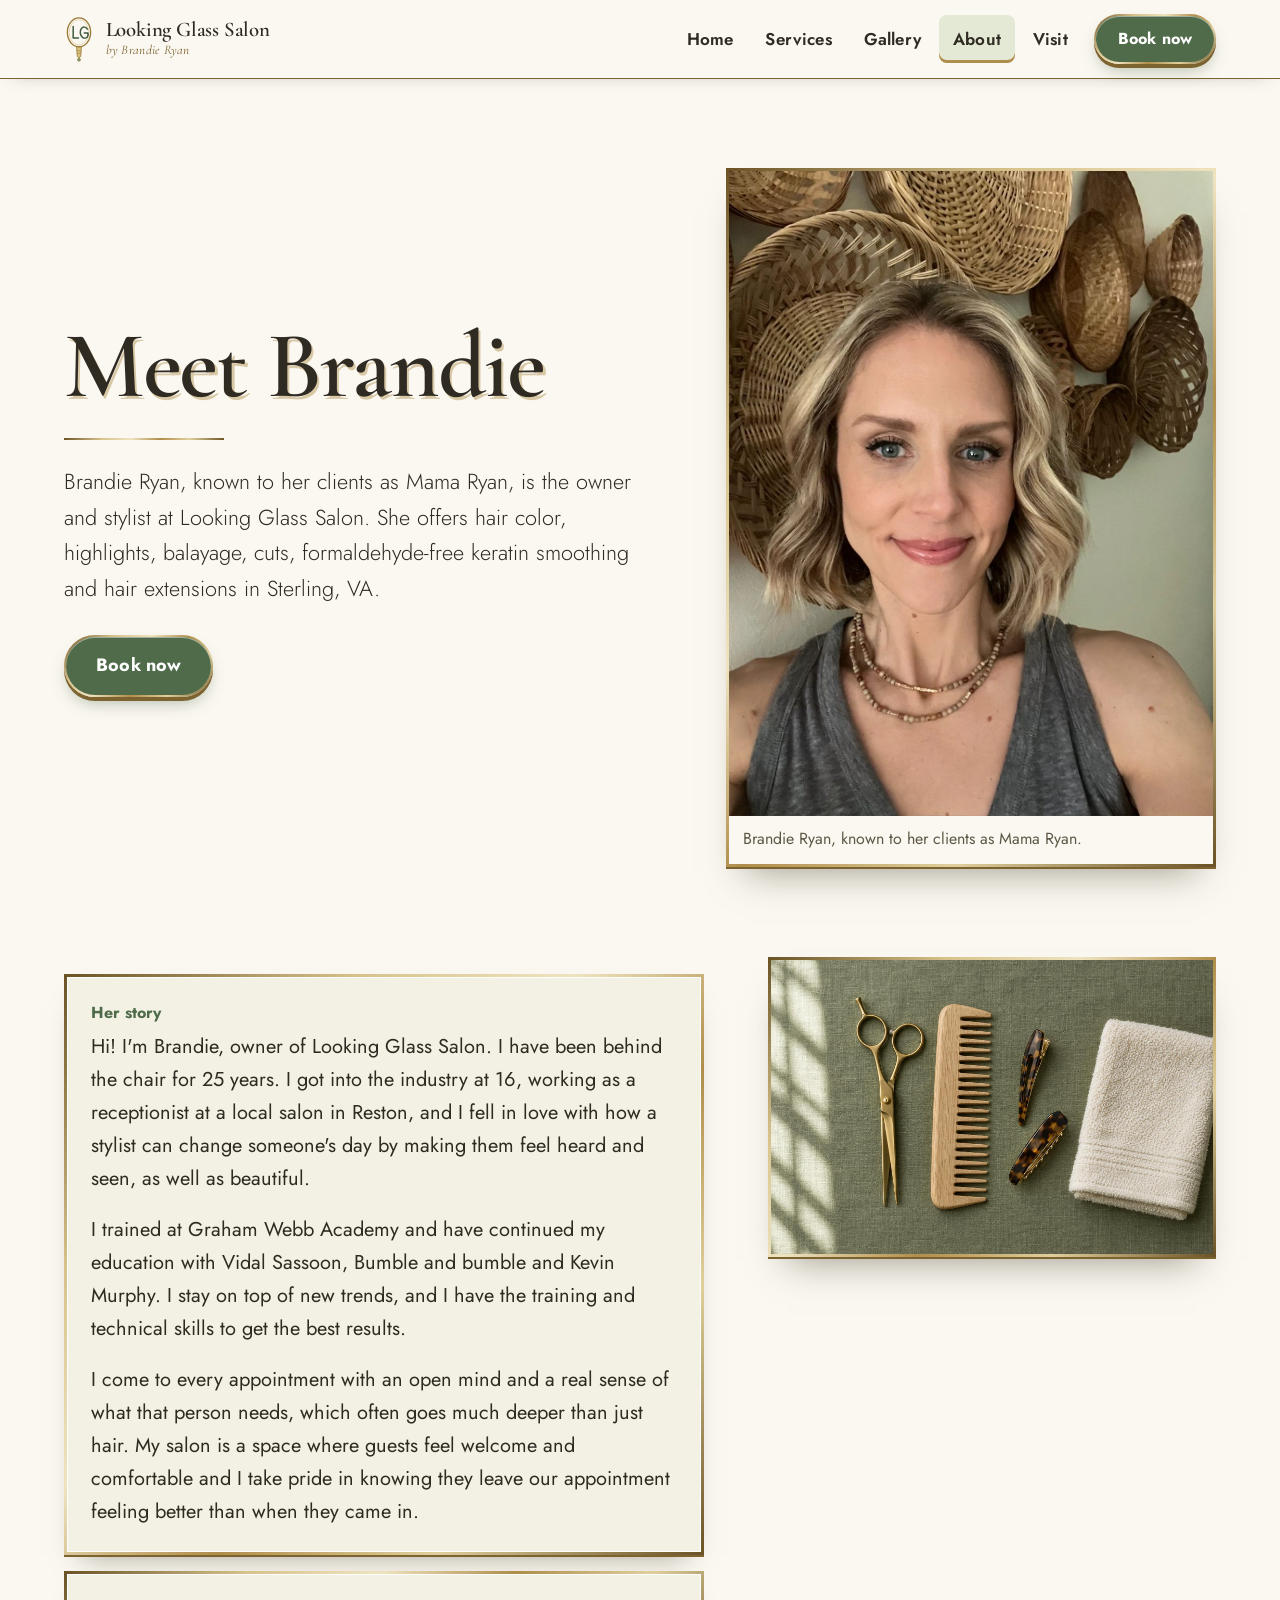
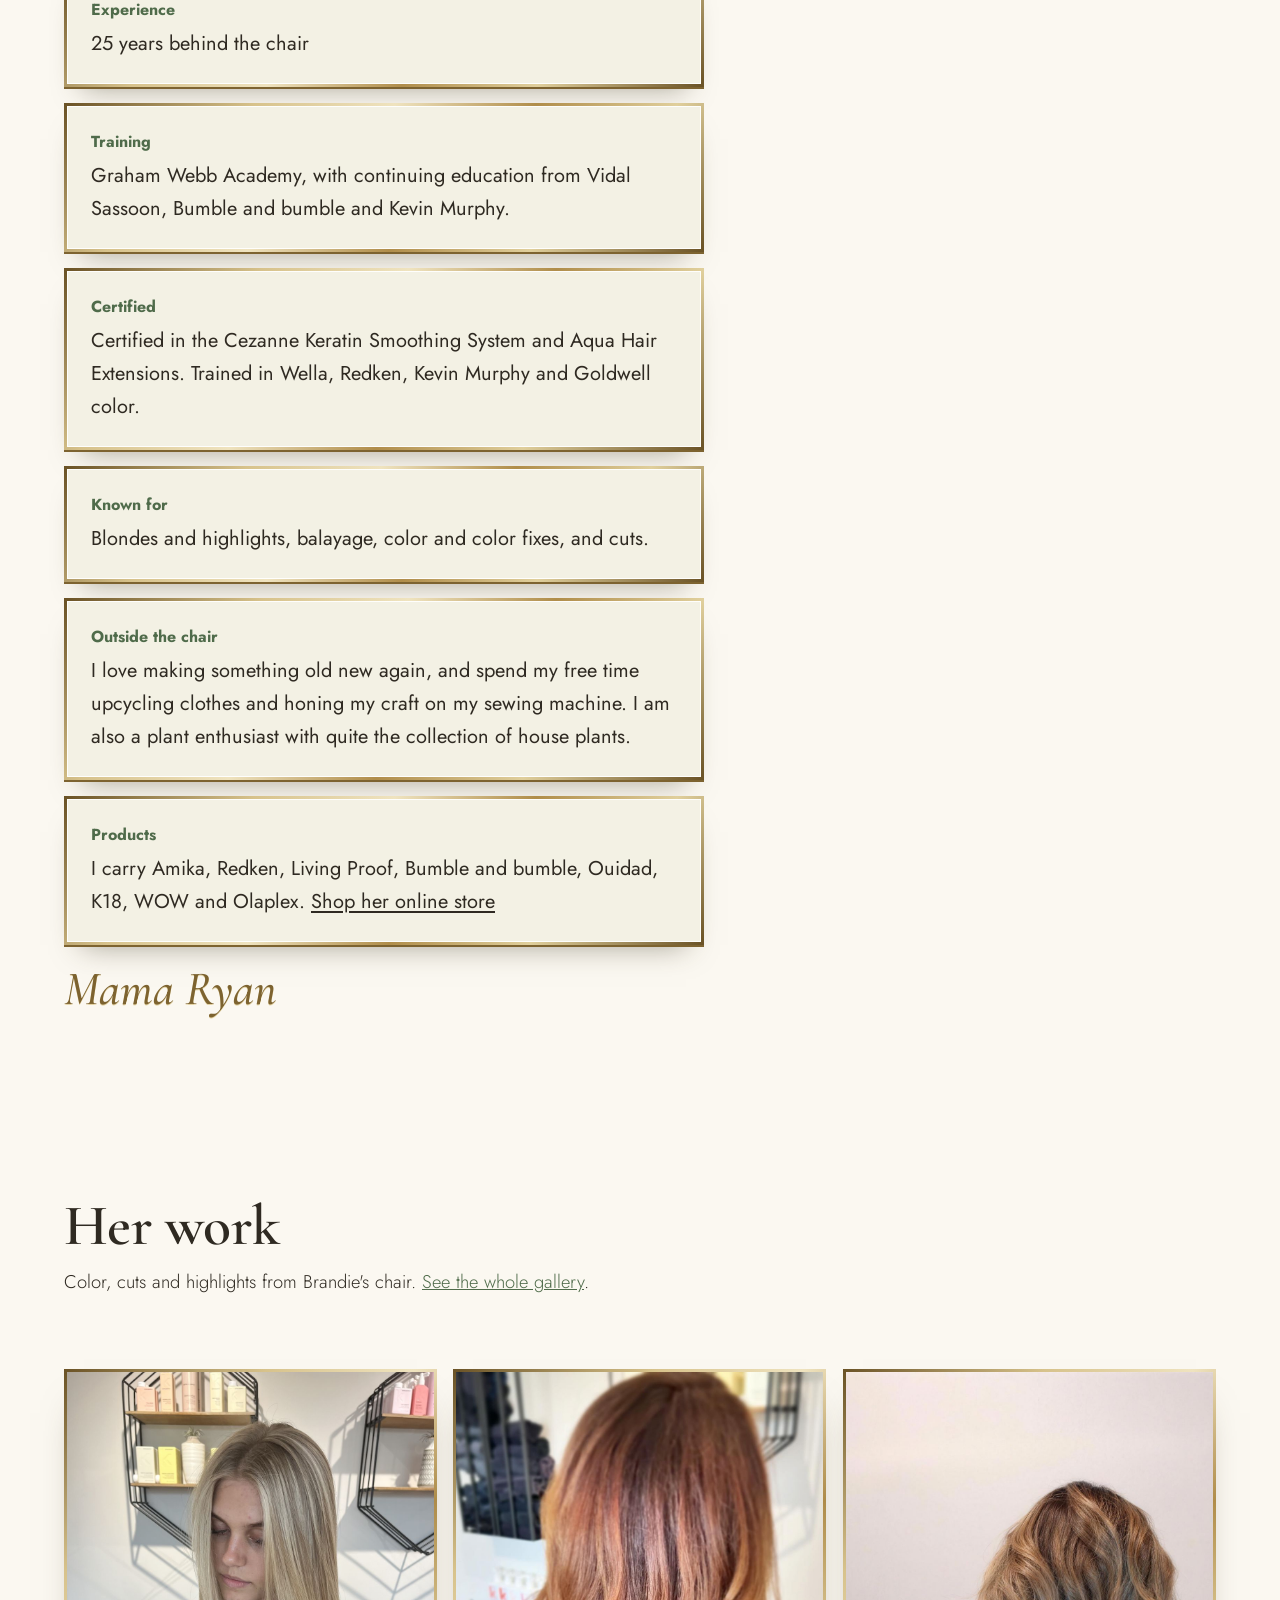
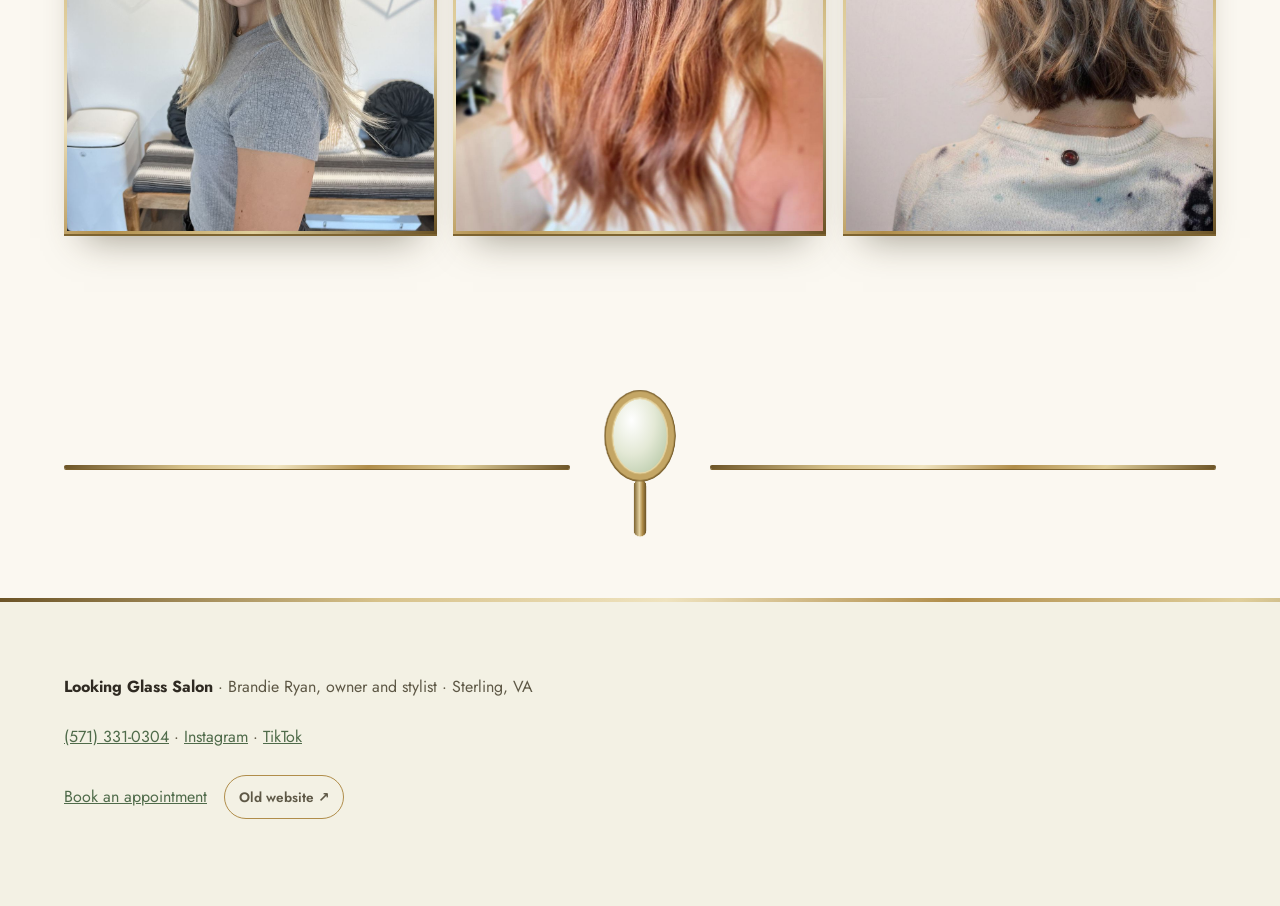
<file: about.html>
<!doctype html>
<html lang="en">
<head>
<meta charset="utf-8">
<meta name="viewport" content="width=device-width,initial-scale=1">
<title>Meet Brandie Ryan | Looking Glass Salon</title>
<meta name="description" content="Meet Brandie Ryan, owner and stylist at Looking Glass Salon in Sterling, VA.">
<meta name="robots" content="noindex">
<!-- REVIEW: remove noindex, add canonical + og:image + LocalBusiness JSON-LD once domain and facts are approved. -->
<link rel="icon" href="assets/favicon.svg" type="image/svg+xml">
<link rel="preconnect" href="https://fonts.googleapis.com">
<link rel="preconnect" href="https://fonts.gstatic.com" crossorigin>
<link rel="stylesheet" href="https://fonts.googleapis.com/css2?family=Cormorant+Garamond:ital,wght@0,400..700;1,400..700&family=Jost:wght@300..700&display=swap">
<link rel="canonical" href="https://mcgee2262.github.io/looking-glass-salon/about.html">
<meta name="theme-color" content="#fbf8f1">
<meta property="og:type" content="website">
<meta property="og:site_name" content="Looking Glass Salon">
<meta property="og:title" content="Meet Brandie Ryan | Looking Glass Salon">
<meta property="og:description" content="Meet Brandie Ryan, owner and stylist at Looking Glass Salon in Sterling, VA.">
<meta property="og:url" content="https://mcgee2262.github.io/looking-glass-salon/about.html">
<meta property="og:image" content="https://mcgee2262.github.io/looking-glass-salon/assets/hero/hero-bob.jpg">
<meta property="og:image:alt" content="Long blonde hair with a soft root blend, finished by Brandie Ryan">
<meta name="twitter:card" content="summary_large_image">
<link rel="stylesheet" href="css/style.css?v=20261104c">
</head>
<body data-page="about">
<header id="site-header"></header>
<main id="main">
<section class="phero wrap">
<div><h1 class="rv">Meet Brandie</h1>
<p class="lede rv">Brandie Ryan, known to her clients as Mama Ryan, is the owner and stylist at Looking Glass Salon. She offers hair color, highlights, balayage, cuts, formaldehyde-free keratin smoothing and hair extensions in Sterling, VA.</p>
<p class="rv"><a class="btn big" data-book>Book now</a></p></div>
<figure class="pic brandie rv"><img src="assets/brandie.jpg" width="900" height="1200" alt="Brandie Ryan smiling, with a wavy blonde bob, in front of a wall of woven baskets" decoding="async"><figcaption>Brandie Ryan, known to her clients as Mama Ryan.</figcaption></figure>
</section>
<section class="wrap about-body">
<dl class="facts" style="grid-template-columns:1fr;padding:0">
<div class="fact rv"><dt>Her story</dt><dd data-fact="owner.bio"></dd></div>
<div class="fact rv"><dt>Experience</dt><dd data-fact="owner.years"></dd></div>
<div class="fact rv"><dt>Training</dt><dd data-fact="owner.training"></dd></div>
<div class="fact rv"><dt>Certified</dt><dd data-fact="owner.certified"></dd></div>
<div class="fact rv"><dt>Known for</dt><dd data-fact="owner.knownFor"></dd></div>
<div class="fact rv"><dt>Outside the chair</dt><dd data-fact="owner.funFact"></dd></div>
<div class="fact rv"><dt>Products</dt><dd data-fact="owner.products"></dd></div>
<p class="sig rv" aria-hidden="true">Mama Ryan</p>
</dl>
<figure class="pic rv"><img loading="lazy" src="assets/art/flatlay.jpg" width="1700" height="1129" alt="Brass shears, a wooden comb, two tortoiseshell clips and a folded towel laid out on sage-green linen" decoding="async"></figure>
</section>
<section class="wrap sec-h" aria-labelledby="work-h2">
<h2 id="work-h2" class="rv">Her work</h2>
<p class="rv">Color, cuts and highlights from Brandie's chair. <a href="gallery.html">See the whole gallery</a>.</p>
</section>
<section class="band wrap" aria-label="Examples of her work">
<figure class="pic rv"><img loading="lazy" src="assets/gallery/ryan-48.jpg" width="1050" height="1400" alt="Long, straight blonde hair with a soft honey root blend" decoding="async"></figure><figure class="pic rv"><img loading="lazy" src="assets/gallery/ryan-25.jpg" width="1050" height="1400" alt="Back view of long wavy copper hair with golden ends" decoding="async"></figure><figure class="pic rv"><img loading="lazy" src="assets/hero/hero-bob.jpg" width="2000" height="1324" alt="Back view of a short, wavy bob with brown and caramel highlights against a plain wall" decoding="async"></figure>
</section>
</main>
<footer id="site-footer"></footer>
<script src="js/content.js?v=20261104c"></script>
<script src="js/site.js?v=20261104c"></script>
</body>
</html>
</file>
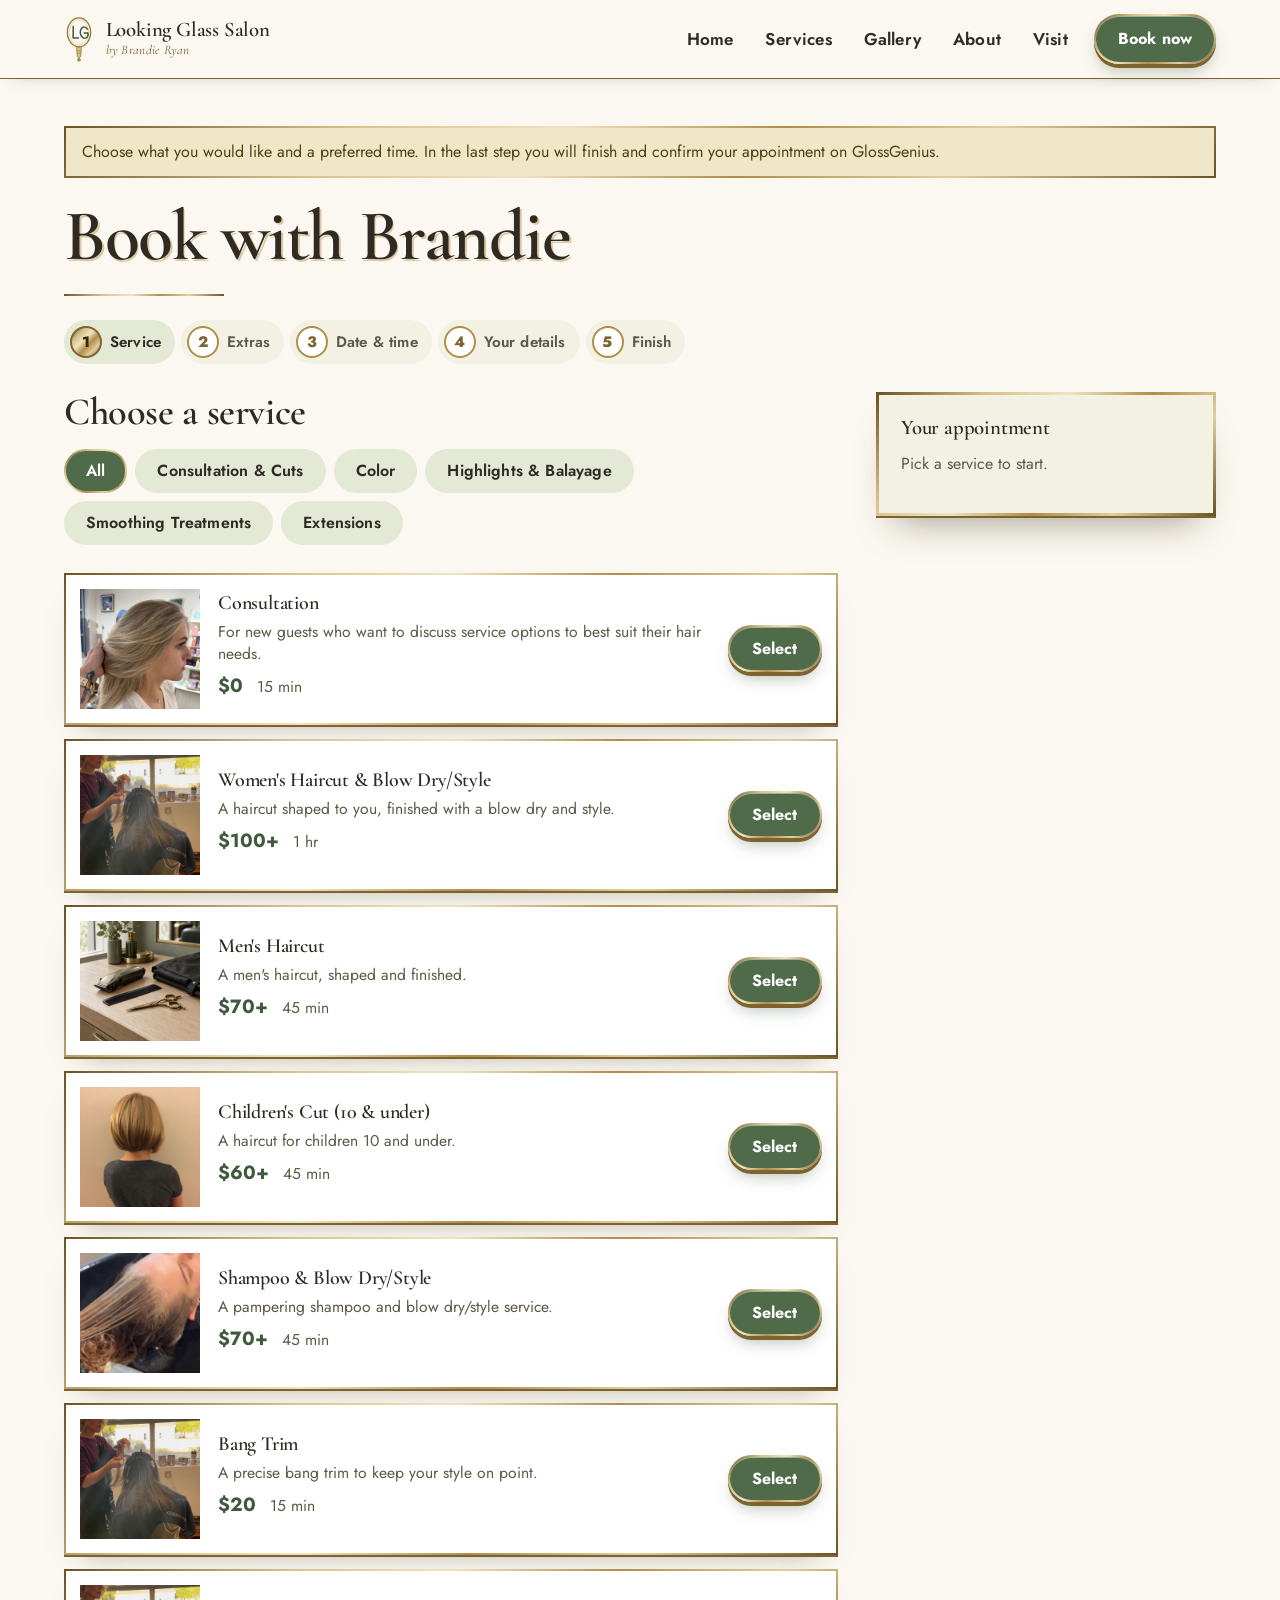
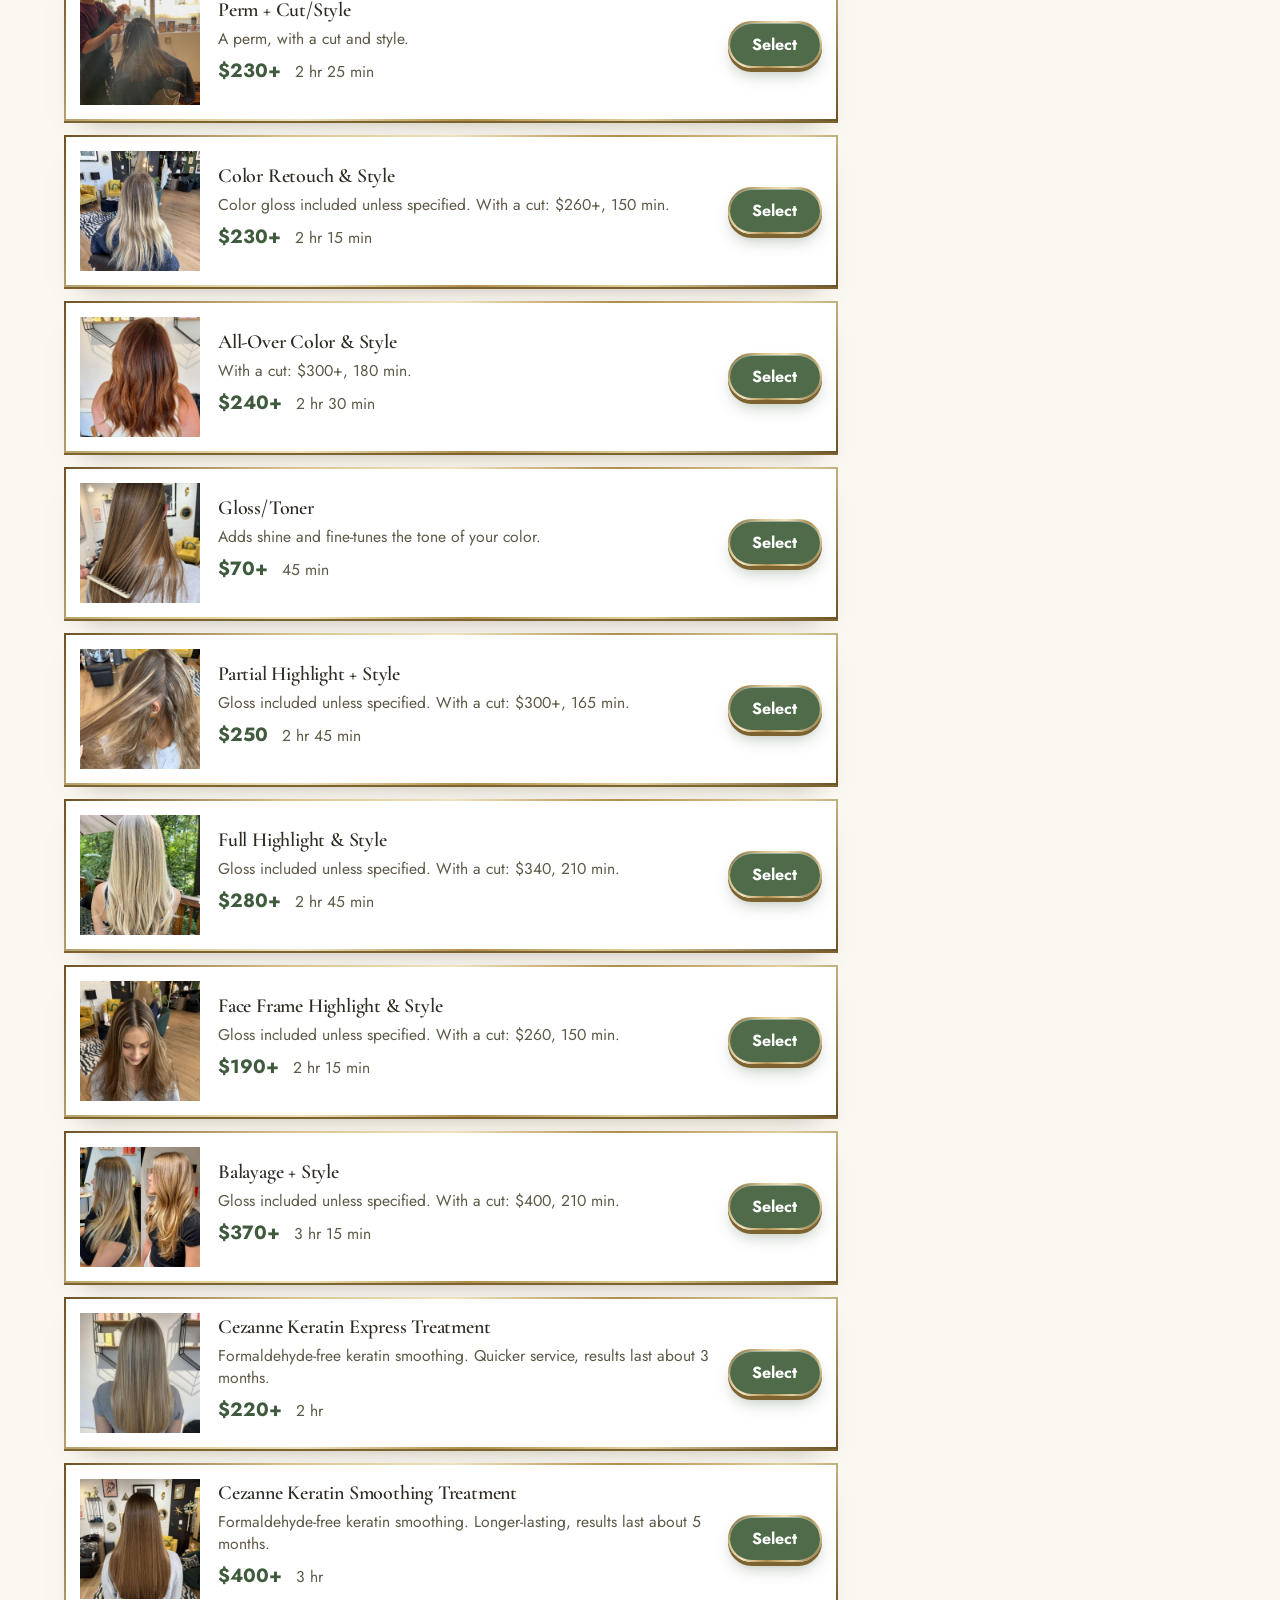
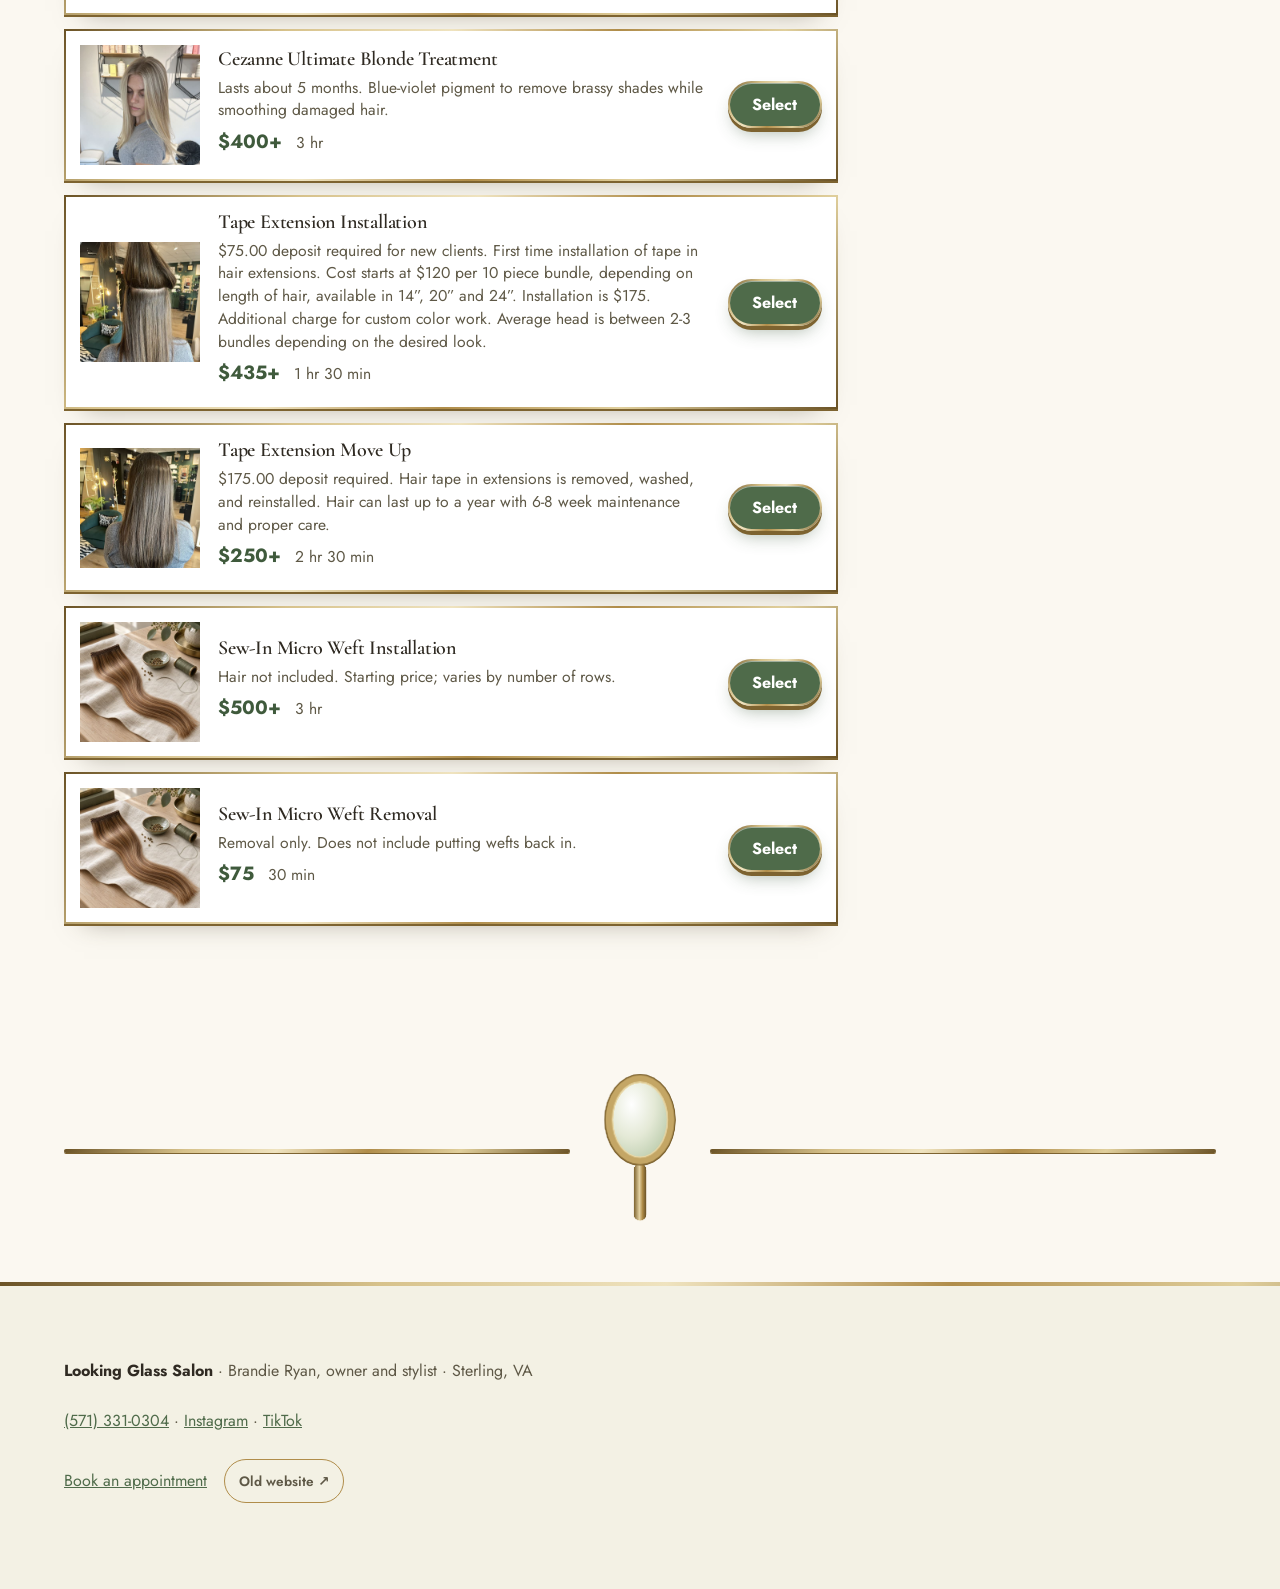
<file: book.html>
<!doctype html>
<html lang="en">
<head>
<meta charset="utf-8">
<meta name="viewport" content="width=device-width,initial-scale=1">
<title>Book | Looking Glass Salon</title>
<meta name="description" content="Book an appointment with Brandie Ryan at Looking Glass Salon in Sterling, VA.">
<meta name="robots" content="noindex">
<link rel="icon" href="assets/favicon.svg" type="image/svg+xml">
<link rel="preconnect" href="https://fonts.googleapis.com">
<link rel="preconnect" href="https://fonts.gstatic.com" crossorigin>
<link rel="stylesheet" href="https://fonts.googleapis.com/css2?family=Cormorant+Garamond:ital,wght@0,400..700;1,400..700&family=Jost:wght@300..700&display=swap">
<link rel="canonical" href="https://mcgee2262.github.io/looking-glass-salon/book.html">
<meta name="theme-color" content="#fbf8f1">
<meta property="og:type" content="website">
<meta property="og:site_name" content="Looking Glass Salon">
<meta property="og:title" content="Book | Looking Glass Salon">
<meta property="og:description" content="Book an appointment with Brandie Ryan at Looking Glass Salon in Sterling, VA.">
<meta property="og:url" content="https://mcgee2262.github.io/looking-glass-salon/book.html">
<meta property="og:image" content="https://mcgee2262.github.io/looking-glass-salon/assets/hero/hero-bob.jpg">
<meta property="og:image:alt" content="Long blonde hair with a soft root blend, finished by Brandie Ryan">
<meta name="twitter:card" content="summary_large_image">
<link rel="stylesheet" href="css/style.css?v=20261104c">
</head>
<body data-page="book">
<header id="site-header"></header>
<main id="main" class="wrap bk">
<p class="bk-demo" role="note">Choose what you would like and a preferred time. In the last step you will finish and confirm your appointment on GlossGenius.</p>
<h1 class="bk-title">Book with Brandie</h1>
<ol class="bk-steps" aria-label="Booking steps">
  <li data-step="1">Service</li><li data-step="2">Extras</li><li data-step="3">Date &amp; time</li><li data-step="4">Your details</li><li data-step="5">Finish</li>
</ol>
<div class="bk-layout">
  <section id="bk-panel" class="bk-panel" aria-live="polite"></section>
  <aside class="bk-sum" aria-label="Your appointment">
    <h2>Your appointment</h2>
    <div id="bk-sum-body"><p class="bk-muted">Pick a service to start.</p></div>
  </aside>
</div>
</main>
<footer id="site-footer"></footer>
<script src="js/content.js?v=20261104c"></script>
<script src="js/site.js?v=20261104c"></script>
<script src="js/book.js?v=20261104c"></script>
</body>
</html>
</file>
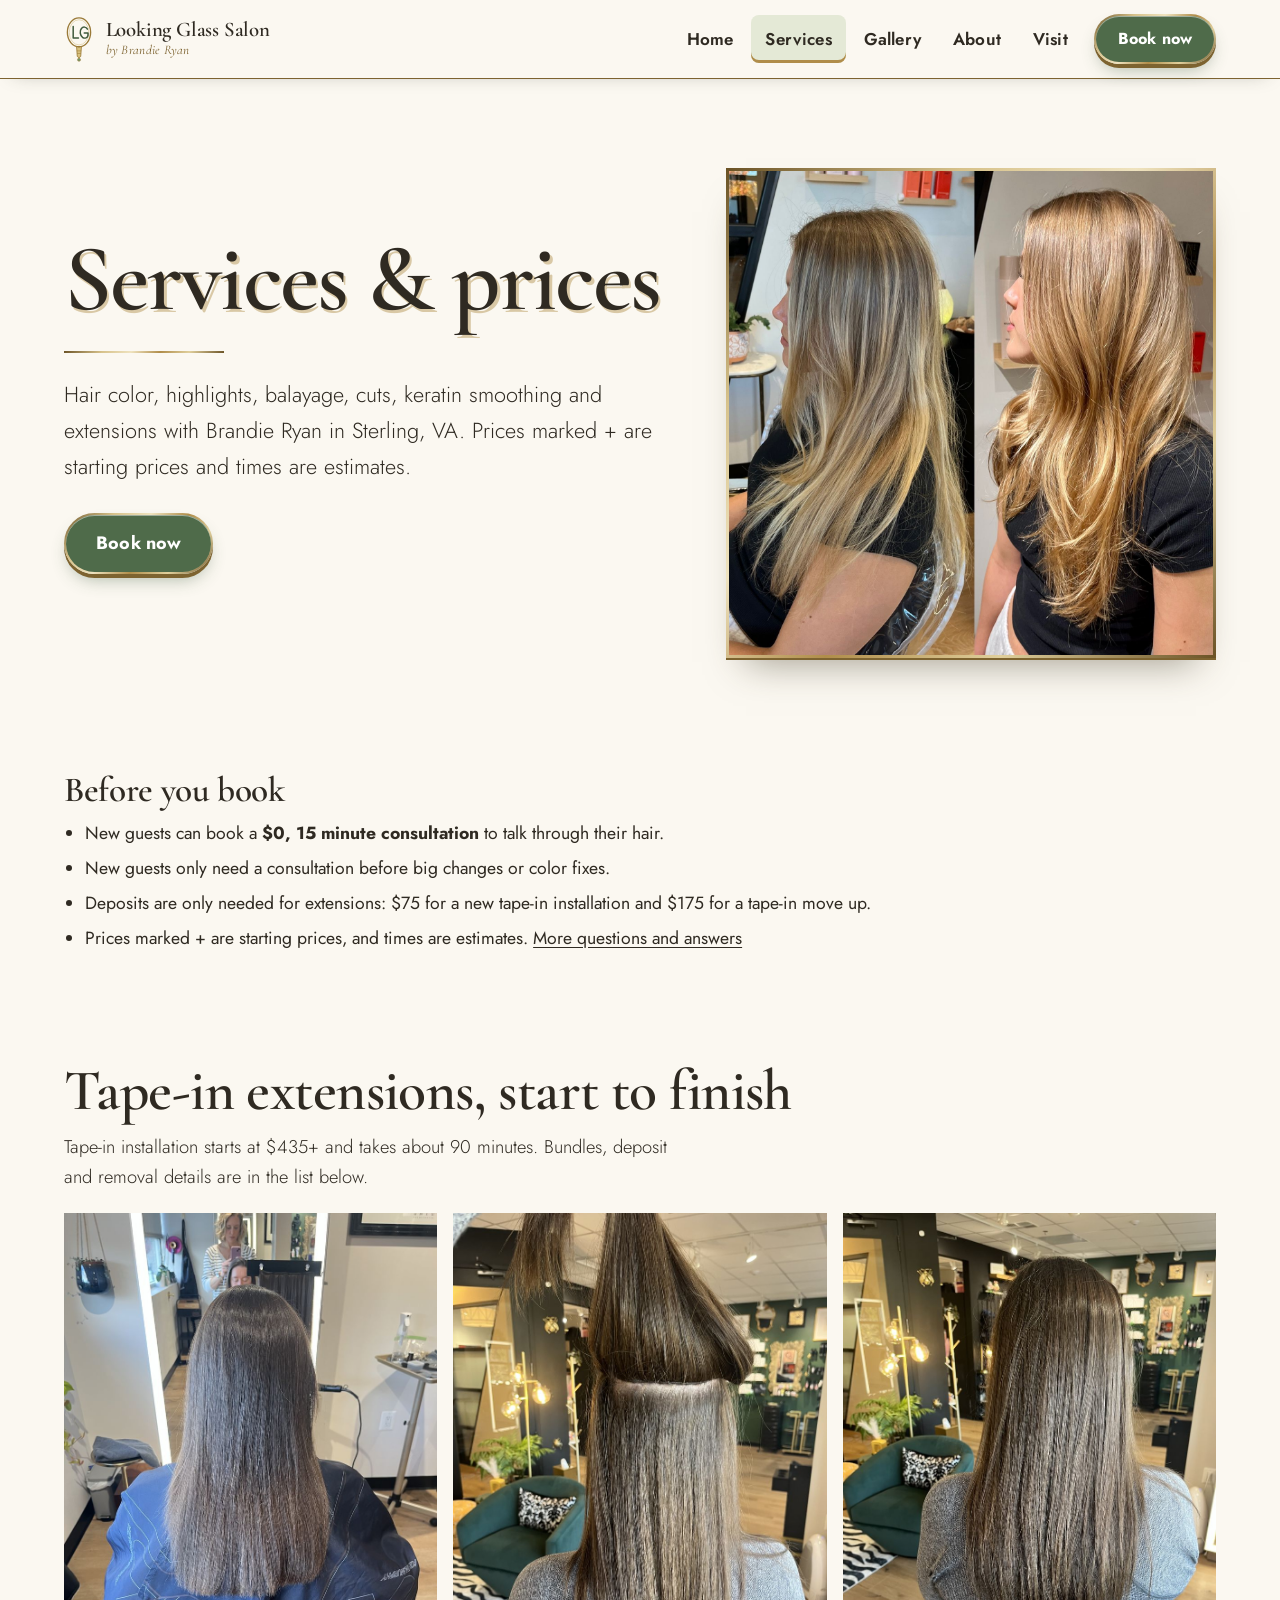
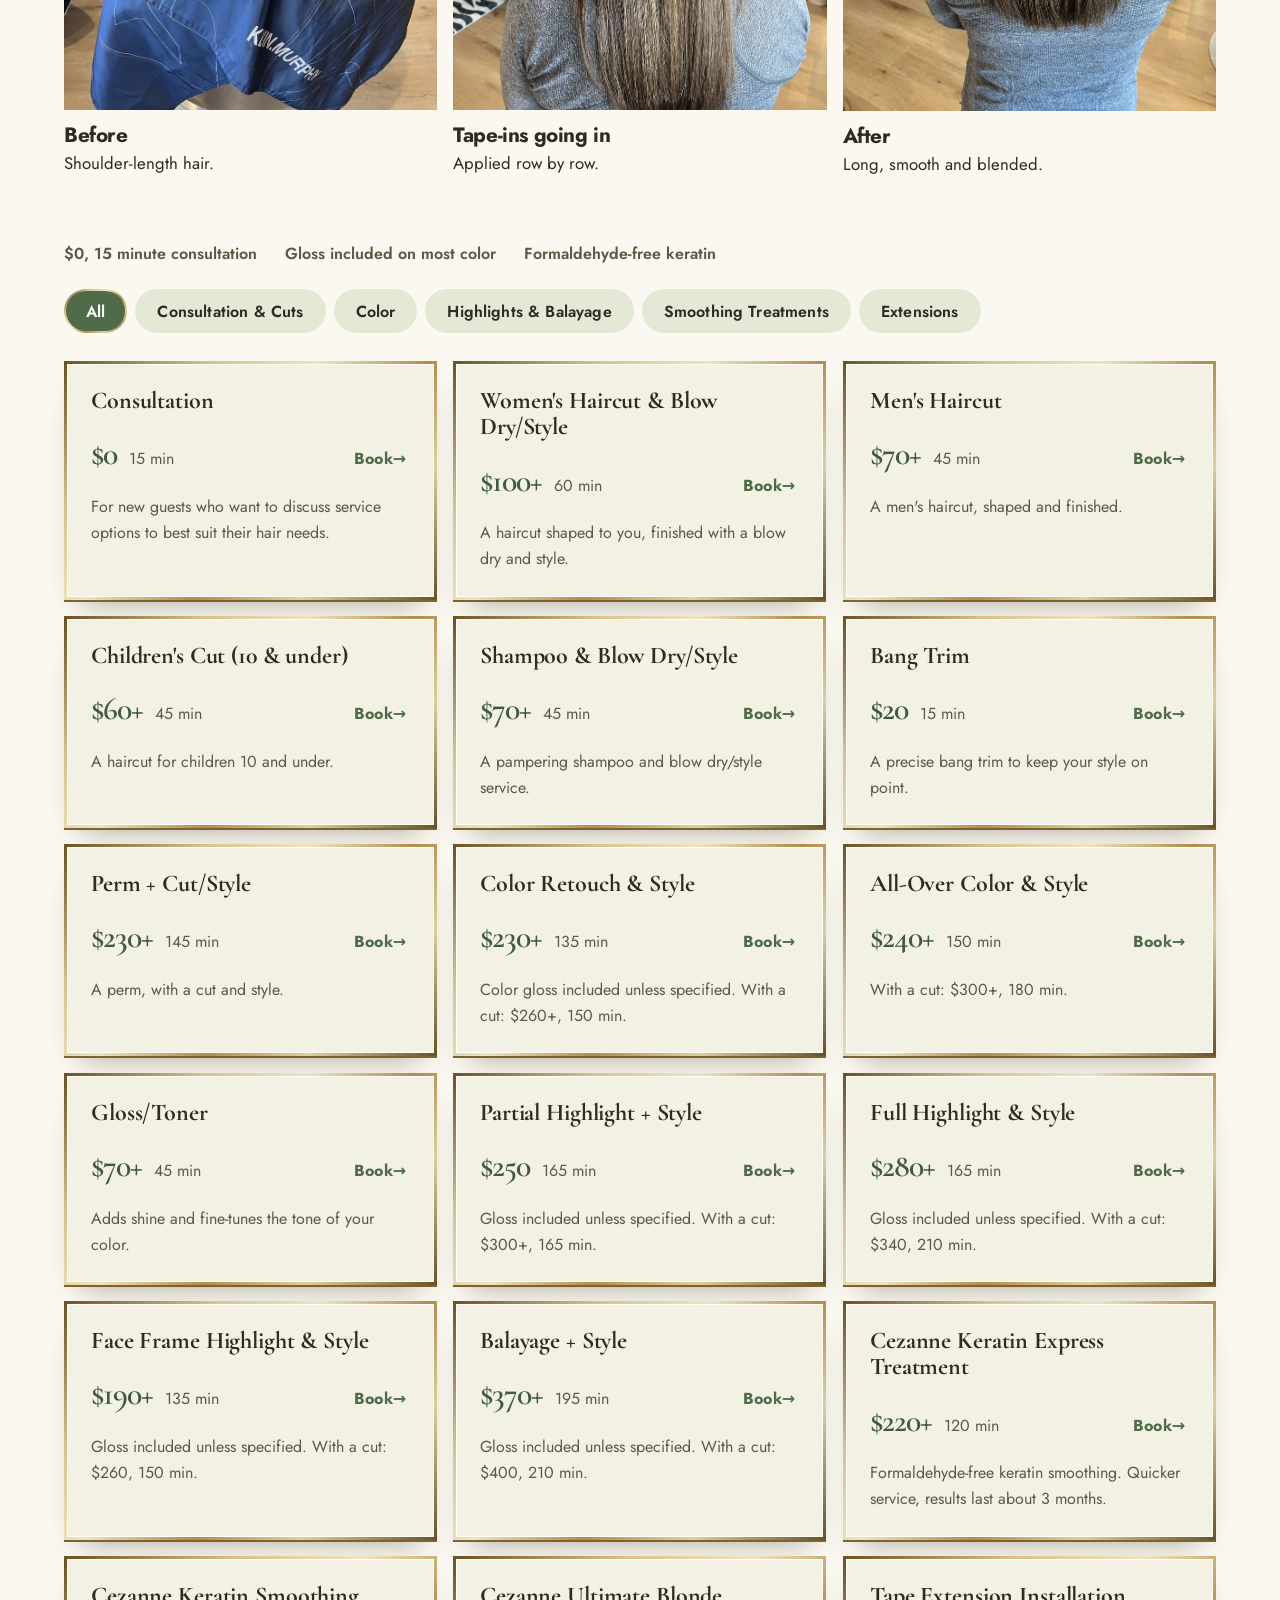
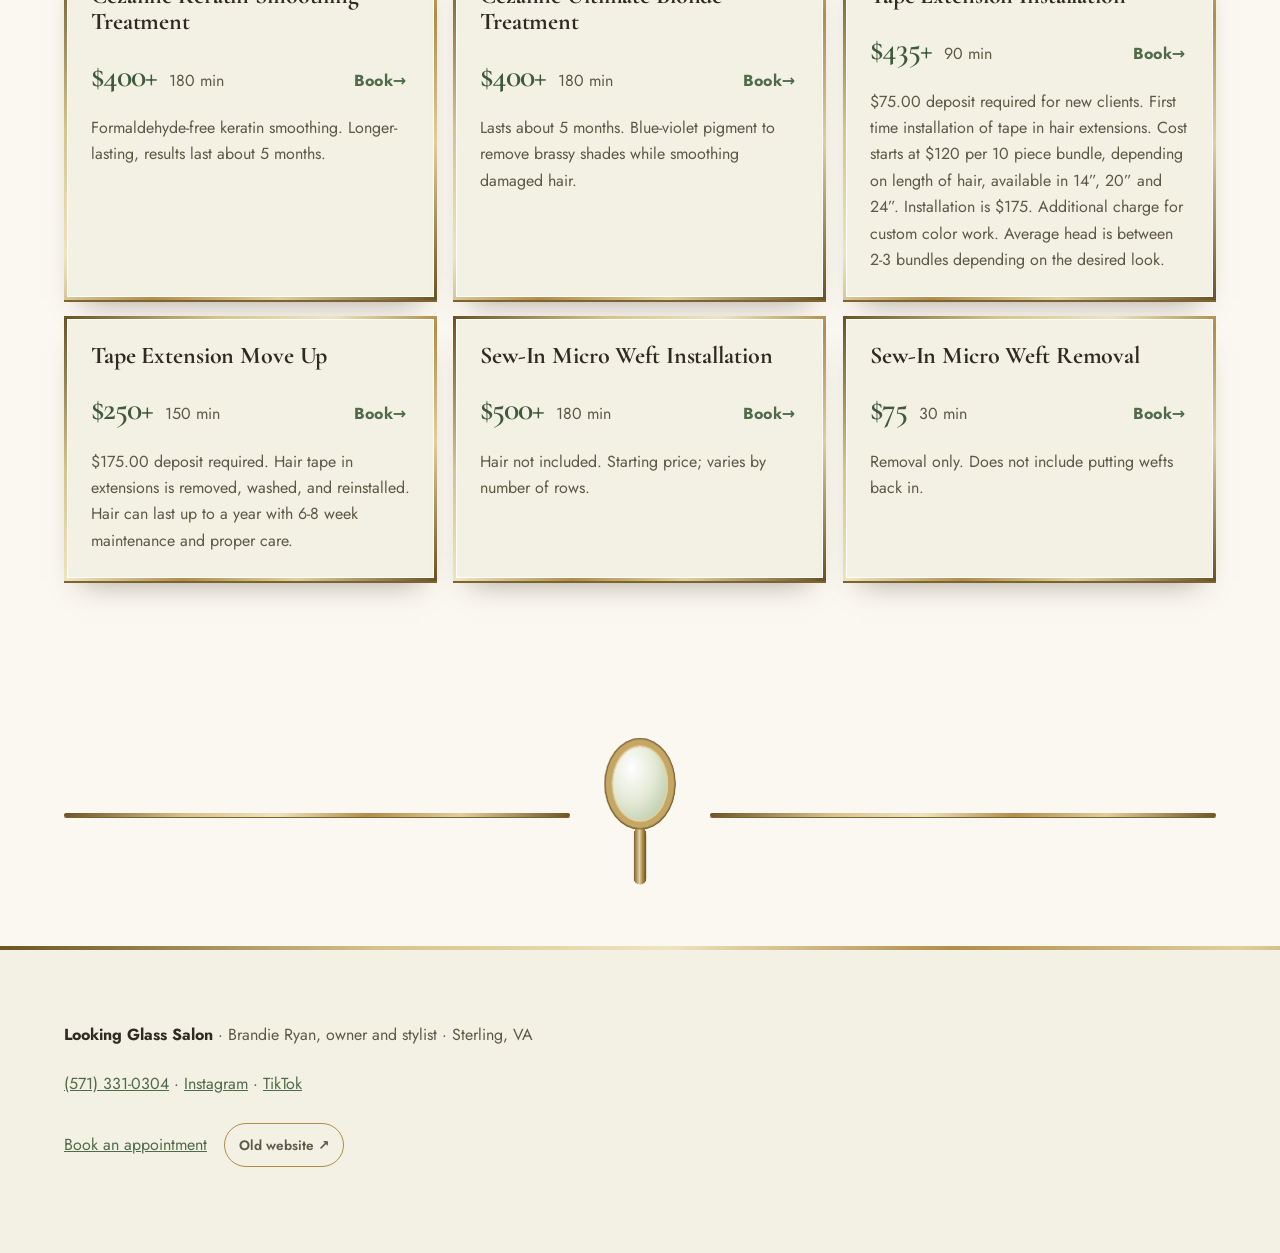
<file: services.html>
<!doctype html>
<html lang="en">
<head>
<meta charset="utf-8">
<meta name="viewport" content="width=device-width,initial-scale=1">
<title>Services | Looking Glass Salon</title>
<meta name="description" content="Services and starting prices with Brandie Ryan at Looking Glass Salon in Sterling, VA.">
<meta name="robots" content="noindex">
<!-- REVIEW: remove noindex, add canonical + og:image + LocalBusiness JSON-LD once domain and facts are approved. -->
<link rel="icon" href="assets/favicon.svg" type="image/svg+xml">
<link rel="preconnect" href="https://fonts.googleapis.com">
<link rel="preconnect" href="https://fonts.gstatic.com" crossorigin>
<link rel="stylesheet" href="https://fonts.googleapis.com/css2?family=Cormorant+Garamond:ital,wght@0,400..700;1,400..700&family=Jost:wght@300..700&display=swap">
<link rel="canonical" href="https://mcgee2262.github.io/looking-glass-salon/services.html">
<meta name="theme-color" content="#fbf8f1">
<meta property="og:type" content="website">
<meta property="og:site_name" content="Looking Glass Salon">
<meta property="og:title" content="Services | Looking Glass Salon">
<meta property="og:description" content="Services and starting prices with Brandie Ryan at Looking Glass Salon in Sterling, VA.">
<meta property="og:url" content="https://mcgee2262.github.io/looking-glass-salon/services.html">
<meta property="og:image" content="https://mcgee2262.github.io/looking-glass-salon/assets/hero/hero-bob.jpg">
<meta property="og:image:alt" content="Long blonde hair with a soft root blend, finished by Brandie Ryan">
<meta name="twitter:card" content="summary_large_image">
<link rel="stylesheet" href="css/style.css?v=20261104c">
</head>
<body data-page="services">
<header id="site-header"></header>
<main id="main">
<section class="phero wrap">
<div><h1 class="rv">Services &amp; prices</h1>
<p class="lede rv">Hair color, highlights, balayage, cuts, keratin smoothing and extensions with Brandie Ryan in Sterling, VA. Prices marked + are starting prices and times are estimates.</p>
<p class="rv"><a class="btn big" data-book>Book now</a></p></div>
<figure class="pic rv"><img src="assets/gallery/ryan-21.jpg" width="1160" height="1400" alt="Two side views of long layered hair with honey blonde balayage" decoding="async"></figure>
</section>
<section class="wrap svc-note" aria-labelledby="note-h">
<h2 id="note-h" class="rv">Before you book</h2>
<ul class="rv">
<li>New guests can book a <strong>$0, 15 minute consultation</strong> to talk through their hair.</li>
<li data-fact="policies.consultation"></li>
<li data-fact="policies.deposits"></li>
<li>Prices marked + are starting prices, and times are estimates. <a href="visit.html#faq">More questions and answers</a></li>
</ul>
</section>
<section class="wrap sec-h" aria-labelledby="ext-h">
<h2 id="ext-h" class="rv">Tape-in extensions, start to finish</h2>
<p class="rv">Tape-in installation starts at $435+ and takes about 90 minutes. Bundles, deposit and removal details are in the list below.</p>
<div class="story">
<figure class="rv"><img loading="lazy" src="assets/ba/ext-1.jpg" width="825" height="1100" alt="Shoulder-length, straight ash-brown hair seen from behind before extensions" decoding="async"><figcaption><strong>Before</strong>Shoulder-length hair.</figcaption></figure>
<figure class="rv"><img loading="lazy" src="assets/ba/ext-2.jpg" width="825" height="1100" alt="Tape-in extensions being placed along the root of straight brown hair" decoding="async"><figcaption><strong>Tape-ins going in</strong>Applied row by row.</figcaption></figure>
<figure class="rv"><img loading="lazy" src="assets/ba/ext-3.jpg" width="825" height="1100" alt="Long, smooth, straight ash-brown hair seen from behind after extensions" decoding="async"><figcaption><strong>After</strong>Long, smooth and blended.</figcaption></figure>
</div>
</section>
<section class="wrap" aria-label="Service list">
<p class="trust rv"><span>$0, 15 minute consultation</span><span>Gloss included on most color</span><span>Formaldehyde-free keratin</span></p>
<div id="chips" class="chips rv" role="group" aria-label="Filter services"></div>
<div id="services"></div>
</section>
</main>
<footer id="site-footer"></footer>
<script src="js/content.js?v=20261104c"></script>
<script src="js/site.js?v=20261104c"></script>
</body>
</html>
</file>
<file: css/style.css>
/* Looking Glass Salon. Earthy palette: warm cream and pale wood, sage and moss greens, muted brass trim. 3D depth on cards, photos, buttons and type. */
:root{color-scheme:light;--bg:#fbf8f1;--step1:#f3f1e4;--step2:#e4e9d6;--step3:#ebdfc6;--ink:#2f2a22;--muted:#5e5846;--accent:#4f6b4a;--accent-ink:#ffffff;
  --cream:#eadfc9;--cream-ink:#2f2a22;--plum:#3f5a3c;--warn:#f0e7c8;--warn-ink:#4f3f12;--pad:clamp(20px,5vw,72px);
  --gold:#b08d4a;--gold-lo:#7d6330;--gold-hi:#e3d2a2;
  --gold-grad:linear-gradient(135deg,#6b5326 0%,#d7c28b 24%,#efe3bf 42%,#b08d4a 60%,#e0cf9c 78%,#6b5326 100%)}
*{box-sizing:border-box}
html{scroll-behavior:smooth}
body{margin:0;background:var(--bg);color:var(--ink);font:400 1.0625rem/1.65 "Jost","Jost",system-ui,sans-serif}
h1,h2,h3,.brand,.btn,nav a,.menu-btn,.chips button,.svc-price,.svc-time,.svc-book{font-family:"Jost","Jost",system-ui,sans-serif}
h1,h2,h3{letter-spacing:-.03em;line-height:1.02;margin:0}
a{color:var(--accent)}
:focus-visible{outline:3px solid var(--accent);outline-offset:3px}
img{display:block;max-width:100%;height:auto}
.wrap{max-width:1440px;margin-inline:auto;padding-inline:var(--pad)}
.skip{position:absolute;left:-999px}.skip:focus{left:8px;top:8px;background:var(--step2);padding:8px;z-index:30}

/* header */
.bar{display:flex;flex-wrap:wrap;align-items:center;gap:12px;padding:14px var(--pad);max-width:1440px;margin:auto}
.brand{font-weight:800;font-size:1.2rem;color:var(--ink);text-decoration:none;margin-right:auto;letter-spacing:-.02em}
nav{display:flex;gap:4px;flex-wrap:wrap}
nav a{padding:10px 14px;color:var(--ink);text-decoration:none;border-radius:8px;min-height:44px;display:inline-flex;align-items:center;font-weight:600}
nav a:hover{background:var(--step2)}
nav a[aria-current]{background:var(--step2)}
.btn{--btn-bg:var(--accent);display:inline-flex;align-items:center;justify-content:center;min-height:44px;padding:10px 22px;border:2px solid transparent;
  background:linear-gradient(var(--btn-bg),var(--btn-bg)) padding-box,var(--gold-grad) border-box;color:var(--accent-ink);border-radius:999px;text-decoration:none;font-weight:700;font-size:1rem;
  box-shadow:0 4px 0 var(--gold-lo),0 10px 18px -6px rgba(63,90,60,.45),inset 0 1px 0 rgba(255,255,255,.45);transition:transform .15s ease-out,box-shadow .15s ease-out}
.btn:hover{transform:translateY(-2px);box-shadow:0 6px 0 var(--gold-lo),0 14px 22px -6px rgba(63,90,60,.5),inset 0 1px 0 rgba(255,255,255,.45)}
.btn:active{transform:translateY(3px);box-shadow:0 1px 0 var(--gold-lo),0 3px 8px -3px rgba(63,90,60,.4),inset 0 1px 0 rgba(255,255,255,.3)}
.btn.big{padding:14px 30px;font-size:1.125rem}
.cream .btn,.close .btn,.other-side .btn{--btn-bg:var(--plum);color:#fff}
.menu-btn{display:none;min-height:44px;padding:0 16px;background:var(--step2);border:0;color:var(--ink);border-radius:8px;font-size:1rem;font-weight:600}
@media(max-width:900px){.menu-btn{display:block}nav{display:none;order:5;width:100%;flex-direction:column}nav.open{display:flex}}
.review-banner{margin:0;padding:8px var(--pad);background:var(--warn);color:var(--warn-ink);font:1rem "Jost",system-ui,sans-serif;text-align:center}
.tbc{background:var(--warn);color:var(--warn-ink);padding:2px 10px;border-radius:6px;font:.9em "Jost",system-ui,sans-serif}
.float-book{position:fixed;right:16px;bottom:16px;z-index:20}

/* inner page opener: one big title, one plain sentence, one picture */
.phero{display:grid;grid-template-columns:minmax(0,1.1fr) minmax(0,.9fr);gap:clamp(24px,5vw,80px);align-items:center;padding-block:clamp(40px,7vw,96px)}
.phero h1{font-size:clamp(2.8rem,7.4vw,7rem);line-height:.95;letter-spacing:-.04em;font-weight:800}
.lede{margin:24px 0 28px;font-size:clamp(1.15rem,1.7vw,1.4rem);max-width:30em}
.pic{margin:0;position:relative;overflow:hidden}
.pic img{width:100%;object-fit:cover}
.pic figcaption{margin-top:10px;font-size:1rem;color:var(--muted)}
.pic.panel{background:var(--cream);padding:clamp(16px,3vw,40px)}
.pic.panel img{mix-blend-mode:multiply}
.pic.panel figcaption{color:#5e5846}
.pic.tall img{aspect-ratio:4/5;object-position:center 30%}
@media(max-width:860px){.phero{grid-template-columns:1fr}}

/* services */
.trust{display:flex;flex-wrap:wrap;gap:8px 28px;margin:0 0 24px;font:600 1rem "Jost",system-ui,sans-serif;color:var(--muted)}
.chips{display:flex;flex-wrap:wrap;gap:8px;margin:0 0 28px}
.chips button{min-height:44px;padding:0 20px;border-radius:999px;border:2px solid transparent;background:var(--step2);color:var(--ink);font-weight:600;font-size:1rem;cursor:pointer;transition:transform .15s ease-out}
.chips button:hover{transform:translateY(-2px)}.chips button:active{transform:scale(.97)}
.chips button[aria-pressed="true"]{background:linear-gradient(var(--accent),var(--accent)) padding-box,var(--gold-grad) border-box;color:var(--accent-ink)}
.svc-grid{display:grid;grid-template-columns:repeat(auto-fill,minmax(280px,1fr));gap:16px;padding-bottom:clamp(48px,8vw,120px)}
.svc-card{display:flex;flex-direction:column;padding:24px;border-radius:0;background:var(--step1);transition:transform .15s ease-out,background .2s}
.svc-card:hover{background:var(--step2)}
.svc-card h3{margin:0 0 10px;font-size:1.5rem;line-height:1.1}
.svc-desc{margin:0 0 18px;color:var(--muted);font-size:1rem}
.svc-foot{margin-top:auto;display:flex;justify-content:space-between;align-items:flex-end;gap:12px}
.svc-price{display:block;font-weight:800;font-size:2rem;letter-spacing:-.03em}
.svc-time{display:block;font-size:1rem;color:var(--muted)}
.svc-book{display:inline-flex;align-items:center;min-height:44px;padding:0 4px;font-weight:700;font-size:1rem;color:var(--accent);text-decoration:none}
.svc-book:hover{text-decoration:underline}

/* home: steps, split, close */
.steps h2{padding-block:clamp(48px,7vw,96px) 24px}
.steps ol{list-style:none;margin:0;padding:0}
.steps li{display:grid;grid-template-columns:minmax(0,1fr) minmax(0,.8fr);gap:clamp(16px,4vw,64px);align-items:end;padding:clamp(28px,4vw,56px) var(--pad)}
.steps li:nth-child(1){background:var(--step1)}.steps li:nth-child(2){background:var(--step2)}.steps li:nth-child(3){background:var(--step3)}
.steps h3{font-size:clamp(3.2rem,10.5vw,10rem);line-height:.9;letter-spacing:-.05em;font-weight:800}
.steps p{margin:0;font-size:1.25rem;max-width:26em}
@media(max-width:760px){.steps li{grid-template-columns:1fr}}
.split{display:grid;grid-template-columns:minmax(0,.85fr) minmax(0,1fr);gap:clamp(24px,5vw,80px);align-items:center;padding-block:clamp(56px,9vw,140px)}
.split h2{font-size:clamp(2.4rem,5vw,4.5rem);margin-bottom:24px}
.line{display:block;padding:18px 0;color:var(--ink);text-decoration:none;transition:transform .2s ease-out}
.line:hover{transform:translateX(8px)}
.line strong{display:block;font:800 1.5rem/1.15 "Jost",system-ui,sans-serif;letter-spacing:-.02em;color:var(--accent)}
.line span{display:block;margin-top:4px;color:var(--muted);font-size:1rem}
@media(max-width:860px){.split{grid-template-columns:1fr}}
.close{background:var(--cream);color:var(--cream-ink);padding:clamp(56px,10vw,150px) var(--pad)}
.close h2{font-size:clamp(3rem,11vw,10.5rem);line-height:.9;letter-spacing:-.05em;font-weight:800;max-width:10em}
.close p{margin:24px 0 28px;font-size:1.25rem;max-width:28em}

/* gallery, about, visit */
.grid{display:grid;grid-template-columns:repeat(auto-fill,minmax(260px,1fr));gap:16px;padding-bottom:clamp(40px,6vw,80px)}
.ph{display:grid;place-items:center;aspect-ratio:4/5;background:var(--step2);color:var(--muted);font:1rem "Jost",system-ui,sans-serif;text-align:center;padding:16px}
.grid figcaption{margin-top:10px;font-size:1rem;color:var(--muted);max-width:26em}
.facts{display:grid;grid-template-columns:repeat(auto-fit,minmax(280px,1fr));gap:16px;padding-bottom:clamp(40px,6vw,96px)}
.fact{background:var(--step1);padding:24px}
.fact dt{font:700 1rem "Jost",system-ui,sans-serif;color:var(--accent);margin-bottom:6px}
.fact dd{margin:0;font-size:1.25rem}
.prose{max-width:34em;font-size:1.25rem}
.about-body{display:grid;grid-template-columns:minmax(0,1fr) minmax(0,.7fr);gap:clamp(24px,5vw,80px);align-items:start;padding-bottom:clamp(48px,8vw,120px)}
@media(max-width:860px){.about-body{grid-template-columns:1fr}}
.other-side .btn{--btn-bg:var(--plum)}

/* footer */
footer{background:var(--step1);padding:clamp(40px,6vw,72px) var(--pad);font-size:1rem;color:var(--muted)}
footer p{margin:0 0 12px;max-width:42em}
footer strong{color:var(--ink)}

/* entrance motion: only when script runs and motion is allowed */
.js .rv{opacity:0;transform:translateY(26px);transition:opacity .7s ease-out,transform .8s cubic-bezier(.2,.7,.2,1)}
.js .rv.in{opacity:1;transform:none}
.js .rv.in.done{transition:transform .15s ease-out,background .2s,opacity .2s}
.js .pic img{transform:scale(1.08);transition:transform 1.8s cubic-bezier(.2,.7,.2,1)}
.js .pic.in img{transform:none}
@media(prefers-reduced-motion:reduce){html{scroll-behavior:auto}.btn,.line,.svc-card,.chips button{transition:none}}

/* ---- hero 3D, chrome wordmark, portal ---- */
.hero3d{height:360vh;position:relative;background:#fff;color:var(--ink)}
.hero3d .stage{position:sticky;top:0;height:100vh;height:100svh;overflow:hidden;
  background:radial-gradient(ellipse at 50% 40%,#dfe6cf 0%,#fbf8f1 70%)}
.hero3d canvas{position:absolute;inset:0;width:100%;height:100%;display:block}
.wordmark{z-index:2;position:absolute;inset:0;display:flex;flex-direction:column;align-items:flex-start;justify-content:center;text-align:left;
  padding:0 6vw;max-width:58%;will-change:transform,opacity;--shine:50%;transform-origin:left center;animation:wm-in .8s backwards ease-out}
.hero3d.tall .wordmark{max-width:none;align-items:center;justify-content:flex-start;text-align:center;padding:clamp(70px,13vh,130px) 8px 0;transform-origin:center top}
@keyframes wm-in{from{opacity:0;filter:blur(8px)}to{opacity:1;filter:none}}
.wordmark h1{margin:0;font-family:"Jost","Jost",system-ui,sans-serif;font-weight:800;letter-spacing:-.03em;
  font-size:clamp(2.6rem,9vw,8.5rem);line-height:.95}
.wordmark .chrome{display:block}
.hero3d.tall .wordmark h1{font-size:clamp(2.6rem,15vw,6rem)}
.hero3d.tall .wordmark .chrome{display:inline}
.chrome{display:inline-block;color:transparent;-webkit-background-clip:text;background-clip:text;
  background-image:linear-gradient(105deg,#6b5326 0%,#c4a665 16%,#8a6c2f 30%,#8fa883 46%,#4f6b4a 56%,#b08d4a 70%,#d7c28b 82%,#6b5326 100%);
  background-size:260% 100%;background-position:var(--shine) 50%;
  filter:drop-shadow(0 1px 0 #5c4220) drop-shadow(0 3px 0 #7d6330) drop-shadow(0 10px 14px rgba(100,80,40,.3))}
.salon{margin:18px 0 0;max-width:26em;font:500 clamp(1.15rem,2vw,1.35rem)/1.4 "Jost",system-ui,sans-serif;color:var(--muted)}
.cue{position:absolute;bottom:28px;left:0;right:0;text-align:center;margin:0;font:500 .95rem "Jost",system-ui,sans-serif;color:var(--muted)}
.tilt-btn{position:absolute;top:12px;right:12px;z-index:3;min-height:44px;padding:0 16px;border-radius:999px;border:1px solid #b08d4a;background:#fff;color:var(--plum);font:600 .95rem "Jost",system-ui,sans-serif}
.tilt-btn[hidden]{display:none}
.flash{position:absolute;inset:0;opacity:0;pointer-events:none;
  background:radial-gradient(circle at 50% 50%,#fff 0%,#f1eedd 45%,#b9c8a5 100%)}
.other-side{position:absolute;inset:0;opacity:0;display:flex;flex-direction:column;align-items:center;justify-content:center;
  text-align:center;padding:0 20px;color:#2f2a22;background:radial-gradient(ellipse at 50% 45%,#fff 0%,#f4f2e6 45%,#dfe6cf 100%);
  pointer-events:none;transition:opacity .9s ease-out}
.other-side.on{opacity:1;pointer-events:auto}
/* the line starts mirrored, then turns once in 3D to read the right way */
.other-side .through{margin:0;font:italic 500 clamp(2.4rem,7.5vw,5.6rem)/1.08 "Cormorant Garamond",Georgia,serif;letter-spacing:-.01em;color:#2f2a22;
  transform:perspective(1200px) rotateY(-180deg);opacity:0;
  transition:transform 2.2s cubic-bezier(.45,0,.2,1) .2s,opacity 1s ease-out .2s}
.other-side.on .through{transform:perspective(1200px) rotateY(0);opacity:1}
.os-eyebrow{margin:0 0 14px;font:600 .85rem/1 "Jost",system-ui,sans-serif;letter-spacing:.32em;text-transform:uppercase;color:var(--gold-lo)}
.os-rule{display:block;width:0;height:2px;margin:0 auto 26px;background:var(--gold-grad);transition:width 1.4s cubic-bezier(.22,1,.36,1) .1s}
.other-side.on .os-rule{width:min(220px,50vw)}
.other-side .os-eyebrow,.other-side .sub,.other-side .os-cta{opacity:0;transform:translateY(14px);transition:opacity .9s ease-out,transform 1.1s cubic-bezier(.22,1,.36,1)}
.other-side.on .os-eyebrow{opacity:1;transform:none;transition-delay:.05s}
.other-side.on .sub{opacity:1;transform:none;transition-delay:1.7s}
.other-side.on .os-cta{opacity:1;transform:none;transition-delay:2s}
.other-side .sub{margin:22px 0 28px;font:italic 1.2rem/1.5 "Cormorant Garamond",Georgia,serif;color:#5e5846}
.other-side .os-cta{margin:0}
.other-side .btn{--btn-bg:var(--plum);color:#fff}
/* CSS mirror shows only if 3D cannot run */
.css-mirror{display:none}
.hero3d.no3d .css-mirror{display:block;position:absolute;left:50%;top:50%;width:min(46vw,260px);aspect-ratio:3/4;transform:translate(-50%,-50%);
  border-radius:50%;border:10px solid #b08d4a;background:linear-gradient(135deg,#a9bf9a,#dfe6cf 45%,#f6f3e4 75%,#fff);
  box-shadow:0 0 60px rgba(100,80,40,.3)}
.hero3d.no3d canvas,.hero3d.no3d .tilt-btn{display:none}
.hero3d.no3d{height:auto}.hero3d.no3d .stage{position:relative;height:auto;min-height:100svh}
.hero3d.no3d .other-side{position:relative;opacity:1;margin-top:60vh;padding:48px 20px}
.hero3d.no3d .other-side .through{transform:none}
@media(prefers-reduced-motion:reduce){
  .hero3d{height:auto}.hero3d .stage{position:relative;height:auto;min-height:100svh}
  .hero3d .flash{display:none}.hero3d .cue{position:absolute;bottom:28px;left:0;right:0;text-align:center;margin:0;font:500 .95rem "Jost",system-ui,sans-serif;color:var(--muted)}
  .hero3d .other-side{position:relative;opacity:1!important;margin-top:60vh;padding:48px 20px;pointer-events:auto}
  .hero3d .other-side *{transition:none!important;opacity:1!important;transform:none!important}
  .hero3d .other-side .os-rule{width:min(220px,50vw)}
  .hero3d .other-side .through{transform:none}
}


.band{display:grid;grid-template-columns:repeat(2,minmax(0,1fr));gap:16px;padding-block:clamp(24px,4vw,56px) clamp(56px,8vw,120px)}
@media(max-width:700px){.band{grid-template-columns:1fr}}
.close{display:grid;grid-template-columns:minmax(0,1.2fr) minmax(0,.8fr);gap:clamp(24px,5vw,80px);align-items:center}
.close .pic.panel{background:transparent;padding:0}
@media(max-width:860px){.close{grid-template-columns:1fr}}

.band:has(figure:nth-child(3)){grid-template-columns:repeat(3,minmax(0,1fr))}
@media(max-width:860px){.band:has(figure:nth-child(3)){grid-template-columns:1fr}}
.pic.panel img{object-fit:contain}
.tall-fit img{max-height:min(560px,62vh);width:auto;margin-inline:auto}
.svc-top{display:flex;align-items:baseline;gap:12px;margin-bottom:14px}
.svc-card .svc-book{margin-top:auto}

.svc-card h3{margin:0 0 14px}
.svc-top{align-items:baseline;margin-bottom:12px}
.svc-top .svc-book{margin-left:auto;margin-top:0}
.svc-card .svc-desc{margin:0}

@media(max-width:900px){.bar>.btn{display:none}}

/* gallery tiles and viewer */
.tile{display:block;width:100%;padding:0;border:0;background:var(--step2);cursor:zoom-in;overflow:hidden}
.tile img{width:100%;aspect-ratio:1/1;object-fit:cover;transition:transform .5s cubic-bezier(.2,.7,.2,1)}
.tile:hover img{transform:scale(1.04)}
dialog#lightbox{border:0;padding:0;background:#fff;color:var(--ink);width:min(96vw,1100px);max-height:94vh}
dialog#lightbox::backdrop{background:rgba(40,36,26,.6)}
dialog#lightbox figure{margin:0;padding:12px 12px 72px}
dialog#lightbox img{max-height:76vh;width:auto;max-width:100%;margin-inline:auto;object-fit:contain}
dialog#lightbox figcaption{margin:12px auto 0;max-width:40em;text-align:center;font-size:1rem;color:var(--muted)}
dialog#lightbox button{min-height:44px;padding:0 20px;border:0;border-radius:999px;background:var(--accent);color:var(--accent-ink);font:700 1rem "Jost",system-ui,sans-serif;cursor:pointer}
dialog#lightbox .close{position:absolute;top:12px;right:12px;background:var(--step2);color:var(--ink)}
dialog#lightbox .nav{position:absolute;left:0;right:0;bottom:14px;display:flex;justify-content:center;gap:12px}
dialog#lightbox .nav[hidden]{display:none}

.ph{align-content:center;gap:6px}
.ph strong{font:800 clamp(1.5rem,3vw,2.2rem)/1 "Jost",system-ui,sans-serif;letter-spacing:-.03em;color:var(--ink)}
@media(max-width:600px){.grid{grid-template-columns:repeat(2,minmax(0,1fr));gap:10px}.ph{aspect-ratio:1/1}}
@media(max-width:600px){.ph{padding:20px}.ph strong{font-size:1.3rem;overflow-wrap:anywhere}}
.grid figure{margin:0}


/* ---- gold, white and pink: gold lining, 3D depth ---- */
.review-banner{border-block:2px solid;border-image:var(--gold-grad) 1}
footer{border-top:4px solid;border-image:var(--gold-grad) 1}
nav a[aria-current]{box-shadow:inset 0 -3px 0 var(--gold)}
.steps li{border-top:3px solid;border-image:var(--gold-grad) 1}
.close{border-block:4px solid;border-image:var(--gold-grad) 1}

/* extruded gold edge on big type */
.phero h1,.steps h3,.close h2,.split h2{text-shadow:.012em .012em 0 #e3d2a2,.024em .024em 0 #c4a665,.036em .036em 0 #b08d4a,.048em .048em 0 #9a7a38,.06em .06em 0 #7d6330,.09em .1em .12em rgba(90,70,40,.28)}

/* gold-lined frames: pictures, tiles, cards, fact boxes */
.pic,.tile,.svc-card,.fact{position:relative;border:3px solid;border-image:var(--gold-grad) 1;
  box-shadow:0 2px 0 var(--gold-lo),0 24px 36px -20px rgba(70,62,40,.5)}
.pic figcaption{padding:0 14px 12px}
.pic.panel figcaption{padding:0}
.svc-card,.fact{background:var(--step1);box-shadow:inset 0 0 0 1px rgba(255,255,255,.9),0 2px 0 var(--gold-lo),0 18px 28px -18px rgba(70,62,40,.5)}
.svc-card:hover{background:#fff}
.svc-price{color:var(--plum)}
.tile{border-width:3px}
dialog#lightbox{border:4px solid;border-image:var(--gold-grad) 1;box-shadow:0 30px 80px rgba(50,44,30,.5)}
dialog#lightbox .close{border:2px solid transparent;background:linear-gradient(var(--step2),var(--step2)) padding-box,var(--gold-grad) border-box}
dialog#lightbox button:not(.close){border:2px solid transparent;background:linear-gradient(var(--accent),var(--accent)) padding-box,var(--gold-grad) border-box}

/* depth: layers inside tilted cards float above the card */
.svc-card,.fact,.pic,.tile{transform-style:preserve-3d;will-change:transform}
.svc-card h3{transform:translateZ(22px)}
.svc-top{transform:translateZ(34px)}
.fact dt,.fact dd{transform:translateZ(18px)}
.svc-card::after,.fact::after,.pic::after,.tile::after{content:"";position:absolute;inset:0;pointer-events:none;opacity:0;transition:opacity .25s;
  background:radial-gradient(circle at var(--mx,50%) var(--my,50%),rgba(255,236,170,.55),rgba(255,236,170,0) 55%)}
.is-tilting::after{opacity:1}
.is-tilting{box-shadow:0 2px 0 var(--gold-lo),0 34px 44px -22px rgba(70,62,40,.6)}

/* spinning gold mirror emblem above the footer */
.emblem{display:flex;align-items:center;gap:clamp(12px,3vw,32px);padding:clamp(28px,5vw,56px) var(--pad);max-width:1440px;margin:auto}
.emblem::before,.emblem::after{content:"";flex:1;height:4px;border-radius:4px;background:var(--gold-grad);box-shadow:0 1px 0 var(--gold-lo)}
.emb{position:relative;width:76px;height:150px;perspective:700px;flex:none}
.emb-in{position:absolute;inset:0;transform-style:preserve-3d;animation:emb-spin 10s linear infinite}
.emb i{position:absolute;display:block;transform-style:preserve-3d}
.emb .rim{left:4px;top:0;width:68px;height:88px;border:6px solid #c4a665;border-radius:50%;box-sizing:border-box;box-shadow:inset 0 0 0 1px #e8d9aa,0 0 0 1px #7d6330}
.emb .face{left:10px;top:6px;width:56px;height:76px;border-radius:50%;background:radial-gradient(ellipse at 35% 30%,#fff 0%,#e4e9d6 45%,#a9bf9a 100%)}
.emb .grip{left:32px;top:88px;width:12px;height:56px;border-radius:6px;background:linear-gradient(90deg,#7d6330,#e3d2a2 45%,#b08d4a 70%,#6b5326)}
@keyframes emb-spin{to{transform:rotateY(360deg)}}
@media(prefers-reduced-motion:reduce){.emb-in{animation:none;transform:rotateY(-25deg)}.btn,.btn:hover,.btn:active{transition:none}.svc-card,.fact,.pic,.tile{will-change:auto}}


/* ---- booking preview ---- */
.bk{padding-block:clamp(24px,4vw,48px) clamp(48px,8vw,96px)}
.bk-demo{margin:0 0 20px;padding:12px 16px;background:var(--warn);color:var(--warn-ink);font:1rem/1.45 "Jost",system-ui,sans-serif;border:2px solid;border-image:var(--gold-grad) 1}
.bk-title{font-size:clamp(2.4rem,6vw,4.5rem);letter-spacing:-.04em;margin-bottom:24px;text-shadow:.012em .012em 0 #e3d2a2,.024em .024em 0 #c4a665,.036em .036em 0 #b08d4a,.048em .048em 0 #7d6330}
.bk-steps{list-style:none;display:flex;gap:6px;margin:0 0 28px;padding:0;counter-reset:s;font:600 .95rem "Jost",system-ui,sans-serif;flex-wrap:wrap}
.bk-steps li{counter-increment:s;display:flex;align-items:center;gap:8px;padding:6px 14px 6px 6px;border-radius:999px;background:var(--step1);color:var(--muted)}
.bk-steps li::before{content:counter(s);display:grid;place-items:center;width:28px;height:28px;border-radius:50%;background:#fff;border:2px solid var(--gold);color:var(--gold-lo);font-weight:800}
.bk-steps li.now{background:var(--step2);color:var(--ink)}
.bk-steps li.now::before{background:var(--gold-grad);color:#3b2a08;border-color:var(--gold-lo)}
.bk-steps li.done::before{content:"\2713";background:var(--plum);color:#fff;border-color:var(--gold)}
@media(max-width:700px){.bk-steps li:not(.now){font-size:0;padding:4px}.bk-steps li:not(.now)::before{font-size:.85rem}}
.bk-layout{display:grid;grid-template-columns:minmax(0,1fr) 340px;gap:clamp(20px,3vw,40px);align-items:start}
@media(max-width:900px){.bk-layout{grid-template-columns:1fr}.bk-sum{order:-1}}
.bk-panel h2{font-size:clamp(1.8rem,3vw,2.4rem);margin:0 0 16px;outline:none}
.bk-sum{position:sticky;top:16px;background:var(--step1);padding:22px;border:3px solid;border-image:var(--gold-grad) 1;box-shadow:0 2px 0 var(--gold-lo),0 24px 36px -20px rgba(70,62,40,.5);font-family:"Jost",system-ui,sans-serif}
.bk-sum h2{font-size:1.3rem;margin:0 0 12px}
.bk-muted{color:var(--muted);font-size:1rem;margin:0 0 14px}
.bk-lines{list-style:none;margin:0 0 12px;padding:0}
.bk-lines li{display:flex;justify-content:space-between;gap:12px;padding:8px 0;border-bottom:1px solid #d9dcc8;font-size:1rem}
.bk-total{display:flex;justify-content:space-between;align-items:baseline;margin:8px 0 4px;font-size:1rem}
.bk-total strong{font-size:1.8rem;color:var(--plum);letter-spacing:-.02em}
.bk-when{margin:12px 0 0;padding:10px 12px;background:#fff;border-left:4px solid var(--gold);font-weight:600;font-size:1rem}
.bk-dep{margin:12px 0 0;font-size:.95rem;color:var(--warn-ink);background:var(--warn);padding:8px 12px}
.bk-list{display:grid;gap:14px}
.bk-svc{display:grid;grid-template-columns:120px minmax(0,1fr) auto;gap:18px;align-items:center;padding:14px;background:#fff;border:2px solid;border-image:var(--gold-grad) 1;box-shadow:0 2px 0 var(--gold-lo),0 16px 26px -20px rgba(70,62,40,.5)}
.bk-svc.picked{background:var(--step1)}
.bk-thumb{width:120px;aspect-ratio:1;overflow:hidden;background:var(--step2)}
.bk-thumb img{width:100%;height:100%;object-fit:cover}
.bk-icon{display:grid;place-items:center;background:radial-gradient(circle at 35% 30%,#fff,var(--step2) 70%)}
.bk-icon svg{width:46%;fill:#b08d4a;stroke:#7d6330;filter:drop-shadow(0 2px 0 #7d6330)}
.bk-info h3{font-size:1.25rem;margin:0 0 6px;line-height:1.15}
.bk-info p{margin:0 0 6px;font-size:.98rem;color:var(--muted);line-height:1.45}
.bk-meta{display:flex;gap:14px;align-items:baseline;font-family:"Jost",system-ui,sans-serif}
.bk-meta strong{font-size:1.2rem;color:var(--plum)}
@media(max-width:640px){.bk-svc{grid-template-columns:84px minmax(0,1fr)}.bk-thumb{width:84px}.bk-select{grid-column:1/-1}}
.bk-back{min-height:44px;padding:0 4px;margin-bottom:8px;border:0;background:none;color:var(--accent);font:700 1rem "Jost",system-ui,sans-serif;cursor:pointer}
.bk-extras{display:grid;gap:10px}
.bk-extra{display:grid;grid-template-columns:56px minmax(0,1fr) auto 36px;gap:14px;align-items:center;width:100%;padding:10px 14px 10px 10px;text-align:left;background:#fff;color:var(--ink);font:1rem "Jost",system-ui,sans-serif;cursor:pointer;border:2px solid;border-image:var(--gold-grad) 1}
.bk-extra[aria-pressed="true"]{background:var(--step2)}
.bk-mini{width:56px;aspect-ratio:1;overflow:hidden}.bk-mini img{width:100%;height:100%;object-fit:cover}
.bk-xname{font-weight:700}.bk-xname small{display:block;font-weight:400;color:var(--muted);font-size:.9rem}
.bk-xprice{font-weight:700;color:var(--plum)}
.bk-check{display:grid;place-items:center;width:32px;height:32px;border-radius:50%;border:2px solid var(--gold);color:var(--gold-lo);font-weight:800}
.bk-extra[aria-pressed="true"] .bk-check{background:var(--plum);color:#fff}
.bk-next{margin:24px 0 0}
.btn[disabled]{opacity:.45;cursor:not-allowed;transform:none}
.bk-days{display:flex;gap:8px;overflow-x:auto;padding:4px 2px 12px;scroll-snap-type:x mandatory}
.bk-day{flex:none;scroll-snap-align:start;display:flex;flex-direction:column;align-items:center;gap:2px;width:72px;padding:10px 0;background:#fff;color:var(--ink);font:1rem "Jost",system-ui,sans-serif;cursor:pointer;border:2px solid;border-image:var(--gold-grad) 1}
.bk-day strong{font-size:1.5rem}.bk-day small{font-size:.8rem;color:var(--muted)}
.bk-day[aria-pressed="true"]{background:var(--plum);color:#fff}.bk-day[aria-pressed="true"] small{color:#e8ecd9}
.bk-day:disabled{opacity:.45;cursor:not-allowed}
.bk-sub{font-size:1.2rem;margin:16px 0 12px}
.bk-times{display:grid;grid-template-columns:repeat(auto-fill,minmax(104px,1fr));gap:8px}
.bk-time{min-height:44px;background:#fff;color:var(--ink);font:600 1rem "Jost",system-ui,sans-serif;cursor:pointer;border:2px solid var(--gold);border-radius:999px}
.bk-time[aria-pressed="true"]{background:var(--plum);color:#fff;border-color:var(--gold-lo);box-shadow:0 3px 0 var(--gold-lo)}
.bk-time:disabled{border-style:dashed;color:#a39b86;text-decoration:line-through;cursor:not-allowed}
.bk-form{max-width:520px}
.bk-field{margin:0 0 16px}
.bk-field label{display:block;margin-bottom:6px;font:700 1rem "Jost",system-ui,sans-serif}
.bk-field input,.bk-field textarea{width:100%;min-height:48px;padding:10px 14px;font:1.05rem "Jost",system-ui,sans-serif;color:var(--ink);background:#fff;border:2px solid var(--gold);border-radius:6px}
.bk-field input:focus,.bk-field textarea:focus{outline:3px solid var(--accent);outline-offset:1px}
.bk-field input[aria-invalid="true"]{border-color:#b3261e}
.bk-err{color:#b3261e;font-weight:600;min-height:0;margin:0}
.bk-small{font-size:.9rem;margin-top:10px}
.bk-done{text-align:center;padding:clamp(20px,4vw,48px) 0}
.bk-done h2{font-size:clamp(2rem,4vw,3rem)}
.bk-done p{font-size:1.15rem}
.bk-seal{width:96px;height:96px;margin:0 auto 20px;display:grid;place-items:center;border-radius:50%;font:800 2.8rem "Jost",system-ui,sans-serif;color:#fff;
  background:radial-gradient(circle at 35% 30%,#7d9a72,var(--plum) 70%);border:5px solid var(--gold);box-shadow:0 0 0 3px var(--gold-hi),0 6px 0 var(--gold-lo),0 20px 30px -10px rgba(63,90,60,.5);
  animation:seal-in .6s cubic-bezier(.2,1.4,.4,1) both}
@keyframes seal-in{from{transform:scale(.3) rotateY(180deg);opacity:0}to{transform:none;opacity:1}}
@media(prefers-reduced-motion:reduce){.bk-seal{animation:none}}


/* ---- classic type: Playfair Display headings, thin gold accent instead of block extrusion ---- */
h1,h2,h3,.brand,.line strong,.svc-price,.wordmark h1,.bk-total strong,.ph strong{font-family:"Cormorant Garamond",Georgia,serif}
h1,h2,h3{font-weight:500;letter-spacing:-.015em;line-height:1.06}
.phero h1,.steps h3,.close h2,.split h2,.bk-title{font-weight:500;letter-spacing:-.02em;text-shadow:.025em .03em 0 rgba(176,141,74,.45)}
.steps h3{font-style:italic;font-weight:400;line-height:1}
.phero h1::after,.close h2::after,.bk-title::after{content:"";display:block;width:min(160px,40%);height:2px;margin-top:.28em;background:var(--gold-grad)}
.line strong{font-weight:600;letter-spacing:0}
.svc-card h3{font-weight:600;letter-spacing:-.005em}
.svc-price{font-weight:600}
.wordmark h1{font-weight:600;letter-spacing:.04em}
.brand{font-weight:600;font-size:1.3rem;letter-spacing:0;display:inline-flex;flex-direction:column;line-height:1.05}
.brand-by{font:italic 400 .82rem/1.2 "Cormorant Garamond",Georgia,serif;color:var(--gold-lo);letter-spacing:.02em;margin-top:2px}
.sig{margin:4px 0 0;font:italic 500 3rem/1 "Cormorant Garamond",Georgia,serif;color:var(--gold-lo);text-shadow:0 1px 0 var(--gold-hi)}

.old-site{display:inline-flex;align-items:center;gap:4px;min-height:36px;margin-left:12px;padding:0 14px;border-radius:999px;border:1px solid var(--gold);color:var(--muted);font:600 .85rem "Jost",system-ui,sans-serif;text-decoration:none}
.old-site:hover{background:#fff;color:var(--ink)}

/* photo strip on the home page */
.work-h{display:flex;justify-content:space-between;align-items:baseline;gap:16px;flex-wrap:wrap;padding-top:clamp(40px,6vw,88px)}
.work-h h2{font-size:clamp(2rem,4vw,3rem)}
.band .pic img{aspect-ratio:4/5;object-fit:cover}

.band .pic img{aspect-ratio:4/5;object-position:center 28%}

/* before/after slider */
.ba{margin:0;position:relative}
.ba-stage{position:relative;overflow:hidden;aspect-ratio:1/2;background:var(--step2)}
.ba{--pos:50%}
.ba-stage img{position:absolute;inset:0;width:100%;height:100%;object-fit:cover;pointer-events:none}
.ba-stage .ba-before{clip-path:inset(0 calc(100% - var(--pos)) 0 0)}
.ba-line{position:absolute;top:0;bottom:0;left:var(--pos);width:3px;margin-left:-1.5px;background:#fff;box-shadow:0 0 0 1px rgba(0,0,0,.15);pointer-events:none}
.ba-knob{position:absolute;top:50%;left:var(--pos);width:44px;height:44px;margin:-22px 0 0 -22px;border-radius:50%;background:#fff;color:#4a3a1c;display:grid;place-items:center;font:700 1rem "Jost",system-ui,sans-serif;pointer-events:none}
.ba-tag{position:absolute;top:10px;padding:4px 12px;border-radius:999px;background:rgba(255,255,255,.9);color:#3a2f1a;font:700 .9rem "Jost",system-ui,sans-serif;pointer-events:none}
.ba-tag.l{left:10px}.ba-tag.r{right:10px}
.ba input[type=range]{position:absolute;inset:0;width:100%;height:100%;margin:0;opacity:0;cursor:ew-resize;-webkit-appearance:none;appearance:none;touch-action:pan-y}
.ba:focus-within .ba-knob{outline:3px solid var(--accent);outline-offset:2px}
.ba figcaption{margin-top:10px;font-size:1rem;color:var(--muted)}
.ba-row{display:grid;grid-template-columns:repeat(auto-fit,minmax(260px,1fr));gap:20px;padding-bottom:clamp(32px,5vw,72px)}
.ba-row.three{grid-template-columns:repeat(3,minmax(0,1fr))}
@media(max-width:760px){.ba-row.three{grid-template-columns:1fr}}
.ba.wide .ba-stage{aspect-ratio:3/4}
.sec-h{padding-top:clamp(32px,5vw,72px)}
.sec-h h2{font-size:clamp(2rem,4.5vw,3.6rem);margin-bottom:10px}
.sec-h p{margin:0 0 20px;max-width:34em;font-size:1.15rem}

/* extensions story */
.story{display:grid;grid-template-columns:repeat(3,minmax(0,1fr));gap:16px;padding-bottom:clamp(32px,5vw,72px)}
.story figure{margin:0}
.story img{width:100%;aspect-ratio:3/4;object-fit:cover;object-position:50% 30%}
.story figcaption{margin-top:10px;font-size:1.05rem}
.story strong{display:block;font:800 1.3rem "Jost",system-ui,sans-serif;letter-spacing:-.02em}
@media(max-width:760px){.story{grid-template-columns:1fr}}

/* behind the chair: silent loops */
.loops{display:grid;grid-template-columns:repeat(auto-fit,minmax(200px,1fr));gap:14px;padding-bottom:clamp(40px,6vw,96px)}
.loops figure{margin:0}
.loops video,.loop video{display:block;width:100%;aspect-ratio:9/16;object-fit:cover;background:var(--step2)}
.loops figcaption{margin-top:8px;font-size:1rem;color:var(--muted)}
.tour{display:grid;grid-template-columns:repeat(3,minmax(0,1fr));gap:14px;padding-bottom:clamp(40px,6vw,96px)}
.tour figure{margin:0}
.tour img{width:100%;aspect-ratio:3/4;object-fit:cover}
.tour figcaption{margin-top:8px;font-size:1rem;color:var(--muted)}
.tour .loop{grid-column:span 1}
@media(max-width:860px){.tour{grid-template-columns:repeat(2,minmax(0,1fr))}}
@media(max-width:520px){.tour{grid-template-columns:1fr}}
.brandie img{aspect-ratio:3/4;object-fit:cover;object-position:50% 22%}
@media(max-width:600px){.loops{grid-template-columns:repeat(2,minmax(0,1fr));gap:10px}.story{gap:12px}}

/* Higgsfield brand art and upscaled heroes */
.banner{margin:0;padding-block:clamp(16px,3vw,40px)}
.banner img{width:100%;aspect-ratio:21/9;object-fit:cover}
.visit-body{display:grid;grid-template-columns:minmax(0,1.2fr) minmax(0,.8fr);gap:clamp(24px,5vw,72px);align-items:start;padding-bottom:clamp(48px,8vw,120px)}
.visit-body .facts{padding-bottom:0}
@media(max-width:860px){.visit-body{grid-template-columns:1fr}}

/* swatch ring */
.ring-wrap{position:relative;margin:8px 0 0}
.ring-wrap canvas{display:block;width:100%;height:clamp(300px,46vw,480px);touch-action:pan-y;cursor:grab;background:var(--step1)}
.ring-wrap canvas:focus-visible{outline:3px solid var(--accent);outline-offset:3px}
.shades.no3d .ring-wrap{display:none}
.shade-bar{display:flex;flex-wrap:wrap;align-items:center;gap:12px;margin:14px 0}
.shade-bar>button:not(.shade-go){width:48px;height:48px;border-radius:50%;border:0;background:var(--step2);color:var(--ink);font:700 1.3rem "Jost",system-ui,sans-serif;cursor:pointer}
.shade-info{display:flex;flex-direction:column;min-width:12em;margin-right:auto}
.shade-name{font:800 clamp(1.6rem,3vw,2.3rem)/1.05 "Jost",system-ui,sans-serif;letter-spacing:-.02em}
.shade-count{font-size:1rem;color:var(--muted)}
.shade-list{display:flex;flex-wrap:wrap;gap:8px;padding-bottom:clamp(16px,3vw,32px)}
.shade-list button{display:inline-flex;align-items:center;gap:8px;min-height:44px;padding:0 16px 0 10px;border:0;border-radius:999px;background:var(--step2);color:var(--ink);font:600 1rem "Jost",system-ui,sans-serif;cursor:pointer}
.shade-list button[aria-pressed="true"]{background:var(--accent);color:var(--accent-ink)}
.shade-list .dot{width:22px;height:22px;border-radius:50%;display:inline-block;box-shadow:inset 0 0 0 1px rgba(0,0,0,.2)}

/* ---- hero v2: no pinned scroll, no mirror. Big shimmering wordmark over the 3D hair ---- */
.hero3d{height:auto}
.hero3d .stage{position:relative;height:min(calc(100svh - 120px),880px);min-height:600px}
.hero3d .wordmark{max-width:none;padding:0 var(--pad);justify-content:center;align-items:flex-start;animation:none}
.hero3d .wordmark h1{font-size:clamp(3.6rem,14.5vw,13.5rem);line-height:.9}
.hero3d .wordmark .chrome{display:block;background-size:300% 100%}
.hero3d .tagline{margin:clamp(14px,2vw,26px) 0 0;font:italic 500 clamp(1.5rem,3.4vw,2.8rem)/1.1 "Cormorant Garamond",Georgia,serif;color:var(--ink)}
.hero3d .salon{margin:10px 0 0;max-width:30em}
.hero-cta{margin:clamp(18px,2.4vw,30px) 0 0}
.hero3d.tall .wordmark{align-items:center;text-align:center;justify-content:flex-start;padding-top:clamp(36px,8vh,90px)}
.hero3d.tall .wordmark h1{font-size:clamp(3.4rem,19vw,8rem)}
.hero3d .cue{z-index:2}
.hero3d.no3d .stage{min-height:520px}
@media(prefers-reduced-motion:reduce){.hero3d .stage{height:auto;min-height:560px}}

/* hover: keep the tilt motion, drop the gold glare and gold hover shadow */
.svc-card::after,.fact::after,.pic::after,.tile::after{display:none!important;background:none!important}
.is-tilting{box-shadow:0 2px 0 var(--gold-lo),0 30px 40px -24px rgba(50,56,44,.35)!important}
.pic:hover,.tile:hover,.svc-card:hover,.fact:hover{filter:none}

/* 3D tour */
.btn.alt{background:var(--step2);color:var(--ink);box-shadow:none;border:2px solid var(--gold);margin-left:8px}
.tour-stage{position:relative;background:var(--step1)}
.tour-stage canvas{display:block;width:100%;height:clamp(340px,56vw,620px);cursor:grab;touch-action:pan-y}
.tour-stage canvas:focus-visible{outline:3px solid var(--accent);outline-offset:3px}
.tour-card{position:absolute;left:14px;bottom:14px;margin:0;width:min(250px,42%);background:#fff;padding:8px;border:3px solid;border-image:var(--gold-grad) 1;pointer-events:none}
.tour-card img{display:block;width:100%;aspect-ratio:4/3;object-fit:cover}
.tour-card figcaption{padding:8px 4px 2px;font-size:.95rem;line-height:1.3;color:var(--ink)}
.tour-card strong{display:block;font:700 1.15rem "Cormorant Garamond",Georgia,serif}
.tour-hint{position:absolute;right:14px;top:12px;margin:0;padding:4px 12px;background:rgba(255,255,255,.85);border-radius:999px;font:600 .9rem "Jost",system-ui,sans-serif;color:var(--ink);pointer-events:none}
.tour-bar{display:flex;align-items:center;gap:12px;margin:14px 0 6px;flex-wrap:wrap}
.tour-bar>button{width:48px;height:48px;border-radius:50%;border:0;background:var(--step2);color:var(--ink);font:700 1.3rem "Jost",system-ui,sans-serif;cursor:pointer}
.tour-count{font:700 1.05rem "Jost",system-ui,sans-serif;min-width:4.5em}
.tour-dots{display:flex;gap:10px;margin-right:auto}
.tour-dots button{width:16px;height:16px;border-radius:50%;border:2px solid var(--gold-lo);background:#fff;cursor:pointer;padding:0}
.tour-dots button[aria-current="true"]{background:var(--accent);border-color:var(--accent)}
.tour-note{margin:6px 0 0;font-size:1rem;color:var(--muted);max-width:44em}
.tour3d.no3d .tour-stage canvas,.tour3d.no3d .tour-hint{display:none}
.tour3d.no3d .tour-card{position:static;width:100%;max-width:420px;pointer-events:auto}
@media(max-width:640px){.tour-card{position:static;width:100%;margin-top:0;border-width:2px}.tour-card img{aspect-ratio:16/9}.tour-hint{top:auto;bottom:8px}}

/* ---- type: Cormorant Garamond for display, Jost for text ---- */
h1,h2,h3,.brand{font-weight:600;letter-spacing:-.01em}
.phero h1,.close h2,.bk-title{font-weight:600;letter-spacing:-.02em}
.hero3d .wordmark h1{font-weight:700;letter-spacing:.01em;font-size:clamp(3.8rem,15.5vw,14.5rem)}
.hero3d.tall .wordmark h1{font-size:clamp(3.6rem,20vw,8.5rem)}
.hero3d .tagline{font-weight:500}
.lede,.sec-h p,.salon{font-weight:300}
.svc-card h3,.line strong,.story strong,.tour-card strong{font-weight:700}
.svc-price,.shade-name{font-weight:600}
nav a,.btn,.chips button,.svc-book,.bk-steps,.shade-list button{letter-spacing:.01em}

/* logo */
.brand{display:flex;align-items:center;gap:12px;line-height:1.05}
.brand-mark{display:block;width:auto;height:46px;flex:none}
.brand-text{display:flex;flex-direction:column}
@media(max-width:520px){.brand-mark{height:38px}}
.bar .brand{display:flex;flex-direction:row;align-items:center;gap:12px}
.bar .brand-by{display:block;margin-top:2px}
.tour-stage canvas{filter:saturate(1.08) contrast(1.04)}
.tour-stage::after{content:"";position:absolute;inset:0;pointer-events:none;background:radial-gradient(ellipse at 50% 45%,rgba(0,0,0,0) 55%,rgba(36,32,18,.3) 100%)}
.tour-card,.tour-hint{z-index:2}
@media(max-width:640px){.tour-stage::after{display:none}.tour-hint{top:10px;bottom:auto}}


/* ---- sticky header: the bar stays at the top so people can switch pages from anywhere ---- */
#site-header{display:contents}
html{scroll-padding-top:84px}
.bar{position:sticky;top:0;z-index:40;max-width:none;margin:0;background:var(--bg);
  padding:14px max(var(--pad),calc((100% - 1440px)/2 + var(--pad)));
  box-shadow:0 1px 0 var(--gold-lo),0 8px 20px -14px rgba(50,56,44,.4);transition:padding .25s ease}
.bar .brand-mark{transition:height .25s ease}
.bar.is-scrolled{padding-block:6px}
.bar.is-scrolled .brand-mark{height:34px}
.bar.is-scrolled .brand-by{display:none}
.bk-sum{top:88px}
.float-book{display:none!important}
@media(max-width:900px){
  .bar{flex-wrap:nowrap;gap:8px}
  .bar .brand{margin-right:auto;min-width:0}
  .bar>.btn{display:inline-flex;min-height:40px;padding:6px 16px;font-size:.95rem}
  .menu-btn{display:block;min-height:40px;padding:0 14px}
  nav{position:absolute;left:0;right:0;top:100%;order:0;width:auto;flex-direction:column;background:var(--bg);padding:8px var(--pad) 14px;box-shadow:0 1px 0 var(--gold-lo),0 16px 24px -14px rgba(0,0,0,.3)}
  nav a{min-height:48px}
  html{scroll-padding-top:72px}
  .bk-sum{top:76px}
}
@media(prefers-reduced-motion:reduce){.bar,.bar .brand-mark{transition:none}}
@media(max-width:700px){
  .bar>.btn{white-space:nowrap;padding:6px 14px;font-size:.9rem;min-height:38px}
  .bar .brand{font-size:1.1rem}
  .bar .brand-by{display:none}
  .bar .brand-mark{height:36px}
}

/* Hero: one real finished-hair photo beside the wordmark */
.hero-photo{position:absolute;z-index:3;right:var(--pad);top:50%;transform:translateY(-50%);margin:0;height:min(74%,620px);aspect-ratio:3/4;border-radius:999px 999px 14px 14px;overflow:hidden;border:2px solid;border-image:none;border-color:#b79a55;box-shadow:0 18px 50px rgba(47,42,34,.28),0 0 0 6px rgba(251,248,241,.8)}
.hero-photo img{width:100%;height:100%;object-fit:cover;object-position:center 30%;display:block}
.hero-photo figcaption{position:absolute;left:0;right:0;bottom:0;padding:26px 12px 12px;background:linear-gradient(transparent,rgba(30,26,18,.62));color:#fff;font:italic 500 1.05rem "Cormorant Garamond",Georgia,serif;text-align:center}
@media(max-width:1000px){.hero3d .wordmark{max-width:52%}.hero-photo{height:min(64%,460px)}}
.hero3d.tall .stage{display:flex;flex-direction:column;height:auto;min-height:0;padding-bottom:64px}
.hero3d.tall .wordmark{position:relative;inset:auto;padding-bottom:0}
.hero3d.tall .hero-photo{position:relative;right:auto;top:auto;transform:none;align-self:center;height:auto;width:min(56vw,250px);margin-top:26px}
.hero3d.tall .cue{display:none}
.hero3d:not(.tall) .wordmark{pointer-events:none}.hero3d:not(.tall) .wordmark a{pointer-events:auto}
.hero3d:not(.tall) .wordmark h1{font-size:clamp(3.4rem,10.5vw,10rem)}
.hero3d:not(.tall) .wordmark{max-width:56%}.hero3d:not(.tall) .salon{max-width:min(26em,100%)}

/* Two steps side by side */
.steps ol{display:grid;grid-template-columns:repeat(2,minmax(0,1fr))}
.steps li{display:flex;flex-direction:column;align-items:flex-start;justify-content:flex-end;gap:10px}
.steps .step-n{font:600 1rem "Jost",system-ui,sans-serif;letter-spacing:.14em;text-transform:uppercase;color:var(--muted,#5b5646)}
.steps h3{font-size:clamp(2.2rem,7vw,7rem)}
@media(max-width:760px){.steps ol{grid-template-columns:1fr 1fr}.steps li{padding:28px 18px}.steps h3{font-size:clamp(2rem,10vw,3.4rem)}}

/* Home: one smaller before/after slider */
.ba-row.solo{display:block}
.ba-row.solo .ba{max-width:min(380px,100%);margin-inline:auto}
.ba-row.solo .ba-stage{aspect-ratio:3/4;border:2px solid #b79a55;box-shadow:0 14px 36px rgba(47,42,34,.18)}
.ba-row.solo .ba-stage img{object-position:center 35%}
.ba-row.solo .ba-tag{top:8px;font-size:.8rem;padding:3px 10px}
.ba-row.solo .ba-knob{width:38px;height:38px;margin:-19px 0 0 -19px;box-shadow:0 2px 10px rgba(0,0,0,.25)}
.ba-line{will-change:left}.ba-stage .ba-before{will-change:clip-path}

/* Gallery: two smaller before/after sliders side by side */
.ba-row:not(.solo){display:flex;flex-wrap:wrap;justify-content:center;gap:clamp(16px,3vw,32px)}
.ba-row:not(.solo) .ba{flex:0 1 300px;max-width:300px;min-width:min(260px,100%)}
.ba-row:not(.solo) .ba-stage{aspect-ratio:3/4;border:2px solid #b79a55;box-shadow:0 14px 36px rgba(47,42,34,.18)}
.ba-row:not(.solo) .ba-stage img{object-position:center 35%}
.ba-row:not(.solo) .ba-tag{top:8px;font-size:.8rem;padding:3px 10px}
.ba-row:not(.solo) .ba-knob{width:38px;height:38px;margin:-19px 0 0 -19px;box-shadow:0 2px 10px rgba(0,0,0,.25)}

/* Hours list and fact links */
.hours{list-style:none;margin:0;padding:0;max-width:22em}
.hours li{display:flex;justify-content:space-between;gap:16px;padding:4px 0;border-bottom:1px solid rgba(47,42,34,.12)}
.hours li:last-child{border-bottom:0}
.fact dd p{margin:0 0 .9em}.fact dd p:last-child{margin-bottom:0}
.fact dd a{color:inherit;text-decoration:underline;text-underline-offset:3px}
@media(max-width:900px){.bk-sum{position:static}}

/* Audit fixes: bigger tap targets, FAQ, service note, video toggle */
#site-footer p a{display:inline-block;padding-block:11px;min-height:44px;box-sizing:border-box}
#site-footer .old-site{display:inline-flex;align-items:center;min-height:44px;padding-block:0}
.bar .brand{min-height:44px;display:flex;align-items:center}
.svc-note{padding-block:clamp(8px,2vw,24px) clamp(16px,3vw,40px)}
.svc-note h2{font-size:clamp(1.6rem,3vw,2.2rem);margin:0 0 10px}
.svc-note ul{margin:0;padding-left:1.2em;max-width:46em;font-size:1.1rem}
.svc-note li{margin:6px 0}
.svc-note a{color:inherit;text-decoration:underline;text-underline-offset:3px}
.faq{display:grid;gap:10px;max-width:50em}
.faq details{background:var(--step1);border:1px solid rgba(183,154,85,.55);padding:0 18px}
.faq summary{cursor:pointer;list-style:none;padding:16px 28px 16px 0;font:600 1.2rem "Cormorant Garamond",Georgia,serif;position:relative;min-height:44px;box-sizing:border-box}
.faq summary::-webkit-details-marker{display:none}
.faq summary::after{content:"+";position:absolute;right:0;top:50%;transform:translateY(-50%);font:500 1.5rem "Jost",system-ui,sans-serif;color:var(--accent)}
.faq details[open] summary::after{content:"\2212"}
.faq details>*:not(summary){margin:0 0 16px;font-size:1.1rem}
.faq a{color:inherit;text-decoration:underline;text-underline-offset:3px}
.vid-toggle{display:flex;margin:-16px 0 clamp(32px,5vw,72px)}
</file>
